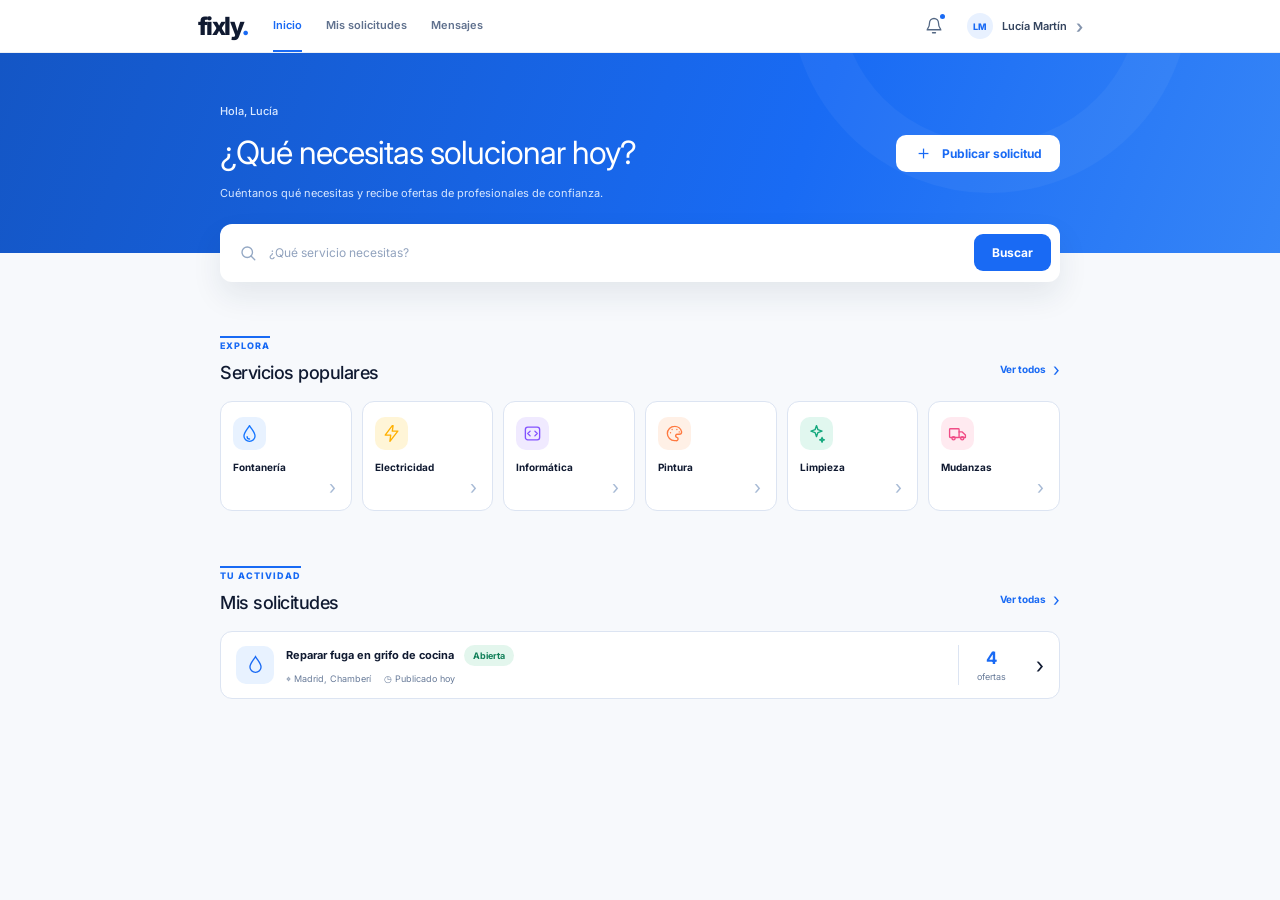
<file: html/index.html>
<!DOCTYPE html>
<html lang="es">

<head>
    <meta charset="UTF-8">
    <meta name="viewport" content="width=device-width, initial-scale=1.0">
    <meta name="description" content="Encuentra profesionales de confianza en FIXLY.">

    <title>Inicio | FIXLY</title>

    <link rel="preconnect" href="https://fonts.googleapis.com">
    <link rel="preconnect" href="https://fonts.gstatic.com" crossorigin>
    <link href="https://fonts.googleapis.com/css2?family=Inter:wght@400;500;600;700;800&display=swap" rel="stylesheet">

    <link rel="stylesheet" href="../css/style.css">
    <script src="../js/index.js" defer></script>
</head>

<body class="dashboard-page">

    <!-- CABECERA -->
    <header class="dashboard-header">

        <nav class="dashboard-nav" aria-label="Navegación principal">

            <a href="index.html" class="dashboard-logo">
                fixly<span>.</span>
            </a>

           
<ul class="nav-links">
    <li>
        <a href="index.html" class="active" aria-current="page">
            Inicio
        </a>
    </li>

    <li>
        <a href="detalle.html">
            Mis solicitudes
        </a>
    </li>

    <li><a href="mensajes.html">Mensajes</a></li>
</ul>


            <section class="nav-user" aria-label="Opciones de usuario">

                <button class="notification-btn" id="notificaciones" type="button" aria-label="Notificaciones">
                    <svg viewBox="0 0 24 24" aria-hidden="true">
                        <path d="M18 8a6 6 0 0 0-12 0c0 7-3 7-3 9h18c0-2-3-2-3-9"/>
                        <path d="M10 21h4"/>
                    </svg>
                    <span class="notification-dot"></span>
                </button>

                <a href="login.html" class="profile-link">
                    <span class="avatar">LM</span>
                    <span class="profile-name">Lucía Martín</span>
                    <span aria-hidden="true">›</span>
                </a>

            </section>

        </nav>

    </header>


    <main>

        <!-- ZONA AZUL DE BIENVENIDA -->
        <section class="dashboard-hero" aria-labelledby="hero-title">

            <div class="dashboard-container">

                <div class="hero-content">

                    <div class="hero-text">
                        <p class="hero-greeting">Hola, Lucía</p>

                        <h1 id="hero-title">
                            ¿Qué necesitas solucionar hoy?
                        </h1>

                        <p class="hero-description">
                            Cuéntanos qué necesitas y recibe ofertas de profesionales de confianza.
                        </p>
                    </div>

                    <a href="crear.html" class="publish-btn">
                        <span aria-hidden="true">＋</span>
                        Publicar solicitud
                    </a>

                </div>

            </div>

        </section>


        <!-- BUSCADOR -->
        <section class="search-section" aria-label="Buscar servicios">

            <div class="dashboard-container">

                <form class="search-box" id="search-form" role="search">

                    <svg viewBox="0 0 24 24" aria-hidden="true">
                        <circle cx="11" cy="11" r="7"/>
                        <path d="m16 16 5 5"/>
                    </svg>

                    <label for="search-input" class="sr-only">
                        ¿Qué servicio necesitas?
                    </label>

                    <input
                        type="search"
                        id="search-input"
                        placeholder="¿Qué servicio necesitas?"
                        autocomplete="off"
                    >

                    <button type="submit" class="search-btn">
                        Buscar
                    </button>

                </form>

            </div>

        </section>


        <!-- SERVICIOS POPULARES -->
        <section class="services-section dashboard-container" id="servicios">

            <header class="section-heading">

                <div>
                    <p class="section-eyebrow">EXPLORA</p>
                    <h2>Servicios populares</h2>
                </div>

                <a href="#servicios" class="section-link" id="ver-servicios">
                    Ver todos <span aria-hidden="true">›</span>
                </a>

            </header>


            <div class="services-grid">

                <a href="crear.html?categoria=fontaneria" class="service-card" data-service="fontaneria">

                    <span class="service-icon plumbing">
                        <svg viewBox="0 0 24 24" aria-hidden="true">
                            <path d="M12 2C9 7 5 11 5 15a7 7 0 0 0 14 0c0-4-4-8-7-13Z"/>
                            <path d="M9 16a3 3 0 0 0 3 3"/>
                        </svg>
                    </span>

                    <strong>Fontanería</strong>
                    <span class="card-arrow" aria-hidden="true">›</span>

                </a>


                <a href="crear.html?categoria=electricidad" class="service-card" data-service="electricidad">

                    <span class="service-icon electricity">
                        <svg viewBox="0 0 24 24" aria-hidden="true">
                            <path d="m13 2-9 12h7l-1 8 10-13h-7l1-7Z"/>
                        </svg>
                    </span>

                    <strong>Electricidad</strong>
                    <span class="card-arrow" aria-hidden="true">›</span>

                </a>


                <a href="crear.html?categoria=informatica" class="service-card" data-service="informatica">

                    <span class="service-icon computing">
                        <svg viewBox="0 0 24 24" aria-hidden="true">
                            <rect x="3" y="4" width="18" height="16" rx="3"/>
                            <path d="m9 9-3 3 3 3m6-6 3 3-3 3"/>
                        </svg>
                    </span>

                    <strong>Informática</strong>
                    <span class="card-arrow" aria-hidden="true">›</span>

                </a>


                <a href="crear.html?categoria=pintura" class="service-card" data-service="pintura">

                    <span class="service-icon painting">
                        <svg viewBox="0 0 24 24" aria-hidden="true">
                            <path d="M12 3a9 9 0 1 0 0 18h2a2 2 0 0 0 1-4 2 2 0 0 1 1-4h2a3 3 0 0 0 3-3A9 9 0 0 0 12 3Z"/>
                            <path d="M7 11h.01M9 7h.01M15 7h.01M18 10h.01"/>
                        </svg>
                    </span>

                    <strong>Pintura</strong>
                    <span class="card-arrow" aria-hidden="true">›</span>

                </a>


                <a href="crear.html?categoria=limpieza" class="service-card" data-service="limpieza">

                    <span class="service-icon cleaning">
                        <svg viewBox="0 0 24 24" aria-hidden="true">
                            <path d="m12 2 1.8 5.2L19 9l-5.2 1.8L12 16l-1.8-5.2L5 9l5.2-1.8L12 2Z"/>
                            <path d="m19 17 .8 2.2L22 20l-2.2.8L19 23l-.8-2.2L16 20l2.2-.8L19 17Z"/>
                        </svg>
                    </span>

                    <strong>Limpieza</strong>
                    <span class="card-arrow" aria-hidden="true">›</span>

                </a>


                <a href="crear.html?categoria=mudanzas" class="service-card" data-service="mudanzas">

                    <span class="service-icon moving">
                        <svg viewBox="0 0 24 24" aria-hidden="true">
                            <rect x="2" y="6" width="12" height="11" rx="1"/>
                            <path d="M14 10h4l4 4v3h-8"/>
                            <circle cx="7" cy="18" r="2"/>
                            <circle cx="18" cy="18" r="2"/>
                        </svg>
                    </span>

                    <strong>Mudanzas</strong>
                    <span class="card-arrow" aria-hidden="true">›</span>

                </a>

            </div>

            <p id="search-message" class="search-message" role="status" aria-live="polite"></p>

        </section>


        <!-- MIS SOLICITUDES -->
        <section class="requests-section dashboard-container" id="mis-solicitudes">

            <header class="section-heading">

                <div>
                    <p class="section-eyebrow">TU ACTIVIDAD</p>
                    <h2>Mis solicitudes</h2>
                </div>

                <a href="detalle.html" class="section-link">
                    Ver todas <span aria-hidden="true">›</span>
                </a>

            </header>


            <article class="request-card">

                <a href="detalle.html" class="request-main">

                    <span class="request-icon">
                        <svg viewBox="0 0 24 24" aria-hidden="true">
                            <path d="M12 2C9 7 5 11 5 15a7 7 0 0 0 14 0c0-4-4-8-7-13Z"/>
                        </svg>
                    </span>

                    <div class="request-info">

                        <div class="request-title-row">
                            <h3>Reparar fuga en grifo de cocina</h3>
                            <span class="request-status">Abierta</span>
                        </div>

                        <div class="request-meta">
                            <span>⌖ Madrid, Chamberí</span>
                            <span>◷ Publicado hoy</span>
                        </div>

                    </div>

                </a>

                <a href="detalle.html" class="request-offers" aria-label="Ver las 4 ofertas de esta solicitud">
                    <strong>4</strong>
                    <small>ofertas</small>
                </a>

                <a href="detalle.html" class="request-arrow" aria-label="Ver detalle de la solicitud">
                    ›
                </a>

            </article>

        </section>

    </main>

</body>
</html>
</file>
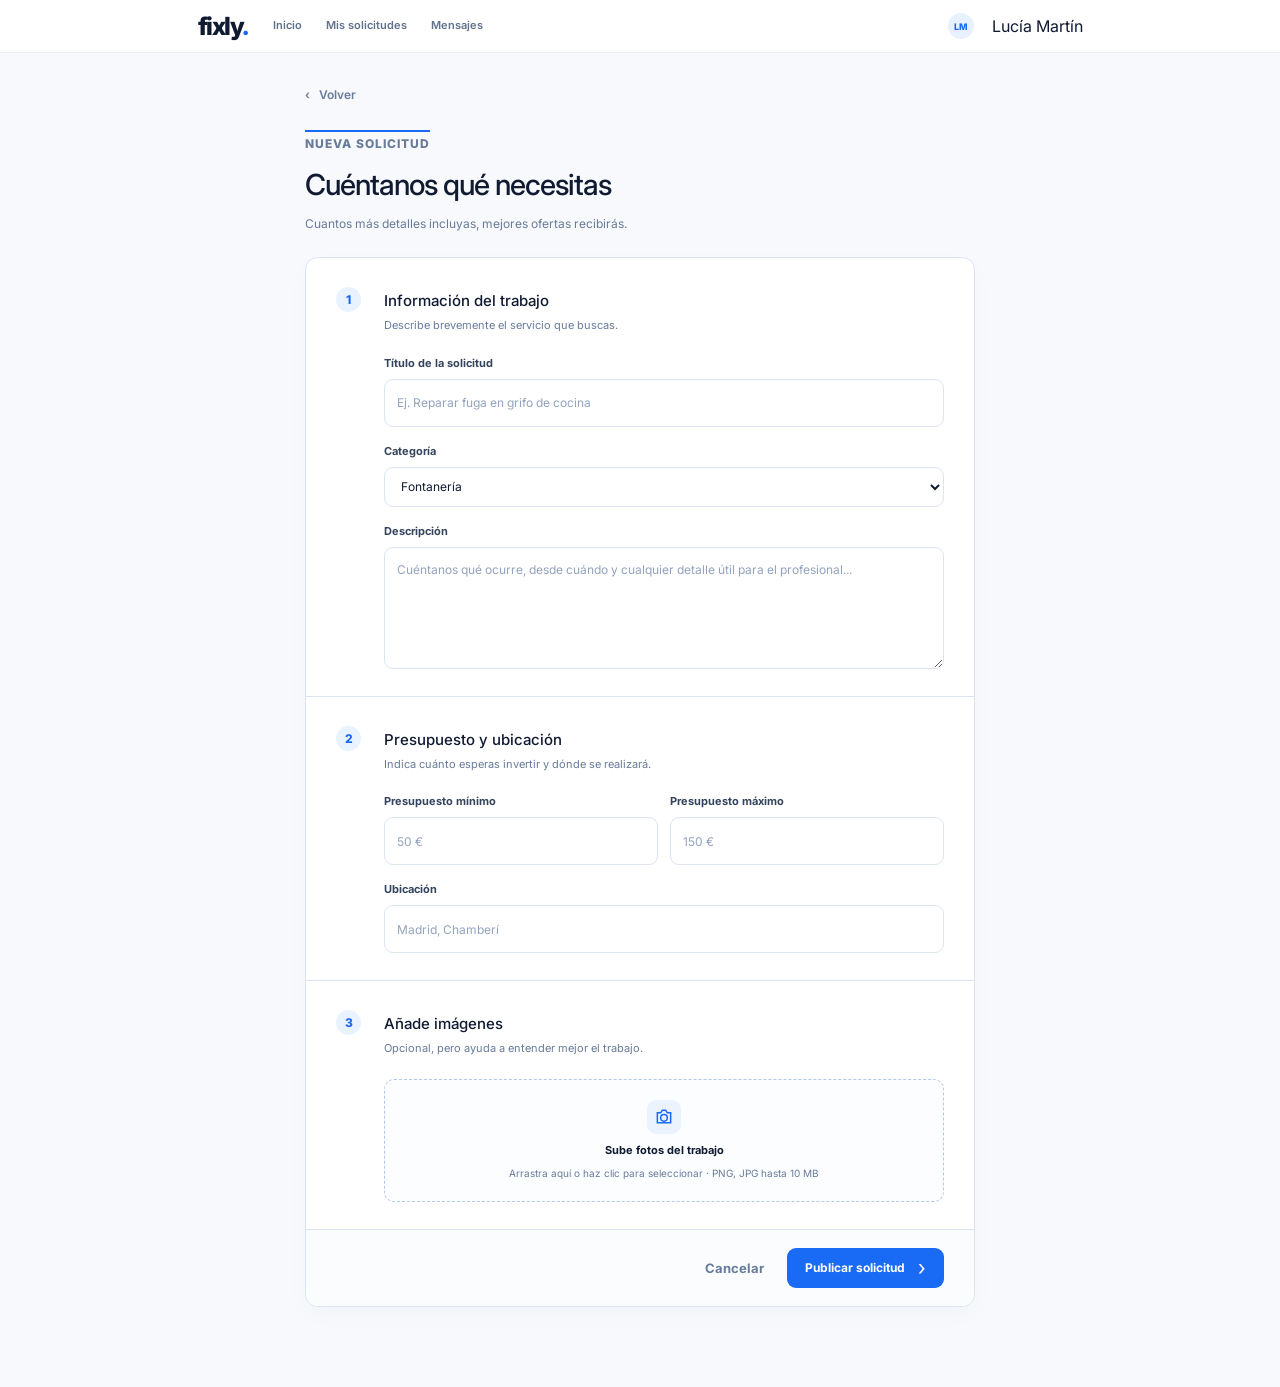
<file: html/crear.html>
<!DOCTYPE html>
<html lang="es">
<head>
    <meta charset="UTF-8">
    <meta name="viewport" content="width=device-width, initial-scale=1.0">
    <meta name="description" content="Publica una solicitud en FIXLY.">
    <title>Nueva solicitud | FIXLY</title>

    <link rel="preconnect" href="https://fonts.googleapis.com">
    <link rel="preconnect" href="https://fonts.gstatic.com" crossorigin>
    <link href="https://fonts.googleapis.com/css2?family=Inter:wght@400;500;600;700;800&display=swap" rel="stylesheet">

    <link rel="stylesheet" href="../css/style.css">
    <script src="../js/crear.js" defer></script>
</head>

<body class="dashboard-page crear-page">

    <!-- CABECERA -->
    <header class="dashboard-header">
        <nav class="dashboard-nav" aria-label="Navegación principal">

            <a href="index.html" class="dashboard-logo">
                fixly<span>.</span>
            </a>

            <ul class="nav-links">
                <li><a href="index.html">Inicio</a></li>
                <li><a href="index.html#mis-solicitudes">Mis solicitudes</a></li>
                <li><a href="mensajes.html">Mensajes</a></li>
            </ul>

            <section class="nav-user" aria-label="Usuario">
                <span class="avatar">LM</span>
                <span class="profile-name">Lucía Martín</span>
            </section>

        </nav>
    </header>

    <main class="crear-main">

        <!-- INTRODUCCIÓN -->
        <section class="crear-intro">

            <a href="index.html" class="back-link">
                ‹ &nbsp; Volver
            </a>

            <p class="section-eyebrow">NUEVA SOLICITUD</p>

            <h1>Cuéntanos qué necesitas</h1>

            <p>
                Cuantos más detalles incluyas, mejores ofertas recibirás.
            </p>

        </section>

        <!-- FORMULARIO -->
        <form id="crear-form" class="crear-form" novalidate>

            <!-- BLOQUE 1 -->
            <section class="crear-block" aria-labelledby="paso1">

                <div class="crear-step">
                    <span class="step-number">1</span>

                    <div>
                        <h2 id="paso1">Información del trabajo</h2>
                        <p>Describe brevemente el servicio que buscas.</p>
                    </div>
                </div>

                <div class="crear-fields">

                    <div class="form-group">
                        <label for="titulo">Título de la solicitud</label>

                        <input
                            type="text"
                            id="titulo"
                            name="titulo"
                            placeholder="Ej. Reparar fuga en grifo de cocina"
                            maxlength="100"
                            required
                        >

                        <small class="field-error" id="titulo-error"></small>
                    </div>

                    <div class="form-group">
                        <label for="categoria">Categoría</label>

                        <select id="categoria" name="categoria" required>
                            <option value="fontaneria">Fontanería</option>
                            <option value="electricidad">Electricidad</option>
                            <option value="informatica">Informática</option>
                            <option value="pintura">Pintura</option>
                            <option value="limpieza">Limpieza</option>
                            <option value="mudanzas">Mudanzas</option>
                        </select>
                    </div>

                    <div class="form-group">
                        <label for="descripcion">Descripción</label>

                        <textarea
                            id="descripcion"
                            name="descripcion"
                            rows="5"
                            placeholder="Cuéntanos qué ocurre, desde cuándo y cualquier detalle útil para el profesional..."
                            minlength="20"
                            required
                        ></textarea>

                        <small class="field-error" id="descripcion-error"></small>
                    </div>

                </div>
            </section>

            <!-- BLOQUE 2 -->
            <section class="crear-block" aria-labelledby="paso2">

                <div class="crear-step">
                    <span class="step-number">2</span>

                    <div>
                        <h2 id="paso2">Presupuesto y ubicación</h2>
                        <p>Indica cuánto esperas invertir y dónde se realizará.</p>
                    </div>
                </div>

                <div class="crear-fields">

                    <div class="budget-grid">

                        <div class="form-group">
                            <label for="presupuesto-min">Presupuesto mínimo</label>
                            <input
                                type="number"
                                id="presupuesto-min"
                                name="presupuesto-min"
                                placeholder="50 €"
                                min="0"
                                step="1"
                                required
                            >
                            <small class="field-error" id="presupuesto-min-error"></small>
                        </div>

                        <div class="form-group">
                            <label for="presupuesto-max">Presupuesto máximo</label>
                            <input
                                type="number"
                                id="presupuesto-max"
                                name="presupuesto-max"
                                placeholder="150 €"
                                min="0"
                                step="1"
                                required
                            >
                            <small class="field-error" id="presupuesto-max-error"></small>
                        </div>

                    </div>

                    <div class="form-group">
                        <label for="ubicacion">Ubicación</label>
                        <input
                            type="text"
                            id="ubicacion"
                            name="ubicacion"
                            placeholder="Madrid, Chamberí"
                            autocomplete="address-level2"
                            required
                        >
                        <small class="field-error" id="ubicacion-error"></small>
                    </div>

                </div>
            </section>

            <!-- BLOQUE 3 -->
            <section class="crear-block" aria-labelledby="paso3">

                <div class="crear-step">
                    <span class="step-number">3</span>

                    <div>
                        <h2 id="paso3">Añade imágenes</h2>
                        <p>Opcional, pero ayuda a entender mejor el trabajo.</p>
                    </div>
                </div>

                <div class="crear-fields">

                    <label for="imagenes" class="upload-box" id="upload-box">

                        <span class="upload-icon" aria-hidden="true">
                            <svg viewBox="0 0 24 24">
                                <path d="M4 7h4l2-3h4l2 3h4v12H4Z"/>
                                <circle cx="12" cy="13" r="4"/>
                            </svg>
                        </span>

                        <strong>Sube fotos del trabajo</strong>

                        <small>
                            Arrastra aquí o haz clic para seleccionar · PNG, JPG hasta 10 MB
                        </small>

                    </label>

                    <input
                        type="file"
                        id="imagenes"
                        name="imagenes"
                        accept="image/png,image/jpeg"
                        multiple
                        class="file-input"
                        aria-describedby="imagenes-error"
                    >

                    <small class="field-error" id="imagenes-error"></small>

                    <div class="image-preview" id="image-preview"></div>

                </div>
            </section>

            <!-- ACCIONES -->
            <footer class="crear-actions">

                <a href="index.html" class="cancel-btn">
                    Cancelar
                </a>

                <button type="submit" class="publish-form-btn">
                    Publicar solicitud
                    <span aria-hidden="true">›</span>
                </button>

            </footer>

        </form>

        <p id="crear-message" class="crear-message" role="status" aria-live="polite"></p>

    </main>

</body>
</html>
</file>
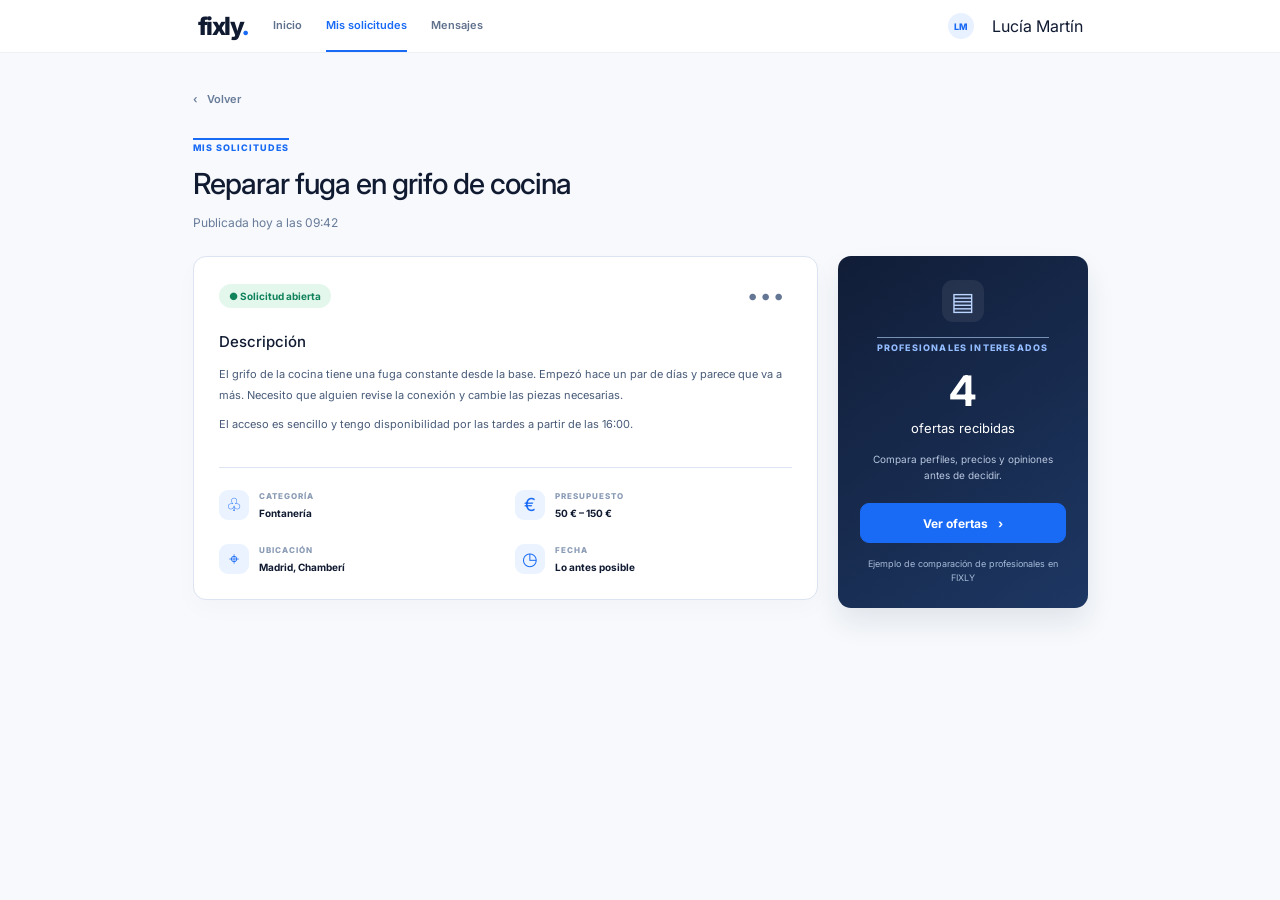
<file: html/detalle.html>
<!DOCTYPE html>
<html lang="es">
<head>
    <meta charset="UTF-8">
    <meta name="viewport" content="width=device-width, initial-scale=1.0">
    <title>Mis solicitudes | FIXLY</title>

    <link rel="preconnect" href="https://fonts.googleapis.com">
    <link rel="preconnect" href="https://fonts.gstatic.com" crossorigin>
    <link href="https://fonts.googleapis.com/css2?family=Inter:wght@400;500;600;700;800&display=swap" rel="stylesheet">

    <link rel="stylesheet" href="../css/style.css">
    <link rel="stylesheet" href="../css/solicitudes.css">
    <script src="../js/solicitudes.js" defer></script>
</head>

<body class="dashboard-page solicitudes-page">

    <header class="dashboard-header">
        <nav class="dashboard-nav" aria-label="Navegación principal">
            <a href="index.html" class="dashboard-logo">fixly<span>.</span></a>

            <ul class="nav-links">
                <li><a href="index.html">Inicio</a></li>
                <li><a href="detalle.html" class="active" aria-current="page">Mis solicitudes</a></li>
                <li><a href="mensajes.html">Mensajes</a></li>
            </ul>

            <div class="nav-user">
                <span class="avatar">LM</span>
                <span class="profile-name">Lucía Martín</span>
            </div>
        </nav>
    </header>

    <main class="sol-container">

        <a href="index.html" class="sol-back">‹ &nbsp; Volver</a>

        <section class="sol-heading">
            <p class="section-eyebrow">MIS SOLICITUDES</p>
            <h1>Reparar fuga en grifo de cocina</h1>
            <p>Publicada hoy a las 09:42</p>
        </section>

        <div class="sol-detail-grid">

            <!-- DESCRIPCIÓN DE LA SOLICITUD -->
            <article class="sol-card sol-detail-card">

                <div class="sol-card-top">
                    <span class="sol-status">● Solicitud abierta</span>

                    <button
                        class="sol-more"
                        type="button"
                        id="more-options"
                        aria-label="Más opciones"
                    >•••</button>
                </div>

                <h2>Descripción</h2>

                <p>
                    El grifo de la cocina tiene una fuga constante desde la base.
                    Empezó hace un par de días y parece que va a más. Necesito
                    que alguien revise la conexión y cambie las piezas necesarias.
                </p>

                <p>
                    El acceso es sencillo y tengo disponibilidad por las tardes
                    a partir de las 16:00.
                </p>

                <div class="sol-details">

                    <div class="sol-data">
                        <span class="sol-data-icon">♧</span>
                        <div>
                            <small>CATEGORÍA</small>
                            <strong>Fontanería</strong>
                        </div>
                    </div>

                    <div class="sol-data">
                        <span class="sol-data-icon">€</span>
                        <div>
                            <small>PRESUPUESTO</small>
                            <strong>50 € – 150 €</strong>
                        </div>
                    </div>

                    <div class="sol-data">
                        <span class="sol-data-icon">⌖</span>
                        <div>
                            <small>UBICACIÓN</small>
                            <strong>Madrid, Chamberí</strong>
                        </div>
                    </div>

                    <div class="sol-data">
                        <span class="sol-data-icon">◷</span>
                        <div>
                            <small>FECHA</small>
                            <strong>Lo antes posible</strong>
                        </div>
                    </div>

                </div>

            </article>

            <!-- TARJETA OFERTAS -->
            <aside class="sol-offers-summary">

                <div class="sol-summary-icon">
                    <icon-placeholder aria-hidden="true">▤</icon-placeholder>
                </div>

                <p class="sol-summary-label">PROFESIONALES INTERESADOS</p>

                <strong class="sol-offer-count">4</strong>

                <p class="sol-offer-caption">ofertas recibidas</p>

                <p class="sol-offer-help">
                    Compara perfiles, precios y opiniones antes de decidir.
                </p>

                <a href="ofertas.html" class="sol-blue-btn">
                    Ver ofertas <span aria-hidden="true">›</span>
                </a>

                <small class="sol-security">
                    Ejemplo de comparación de profesionales en FIXLY
                </small>

            </aside>

        </div>

        <p id="sol-feedback" class="sol-feedback" role="status" aria-live="polite"></p>

    </main>

</body>
</html>
</file>
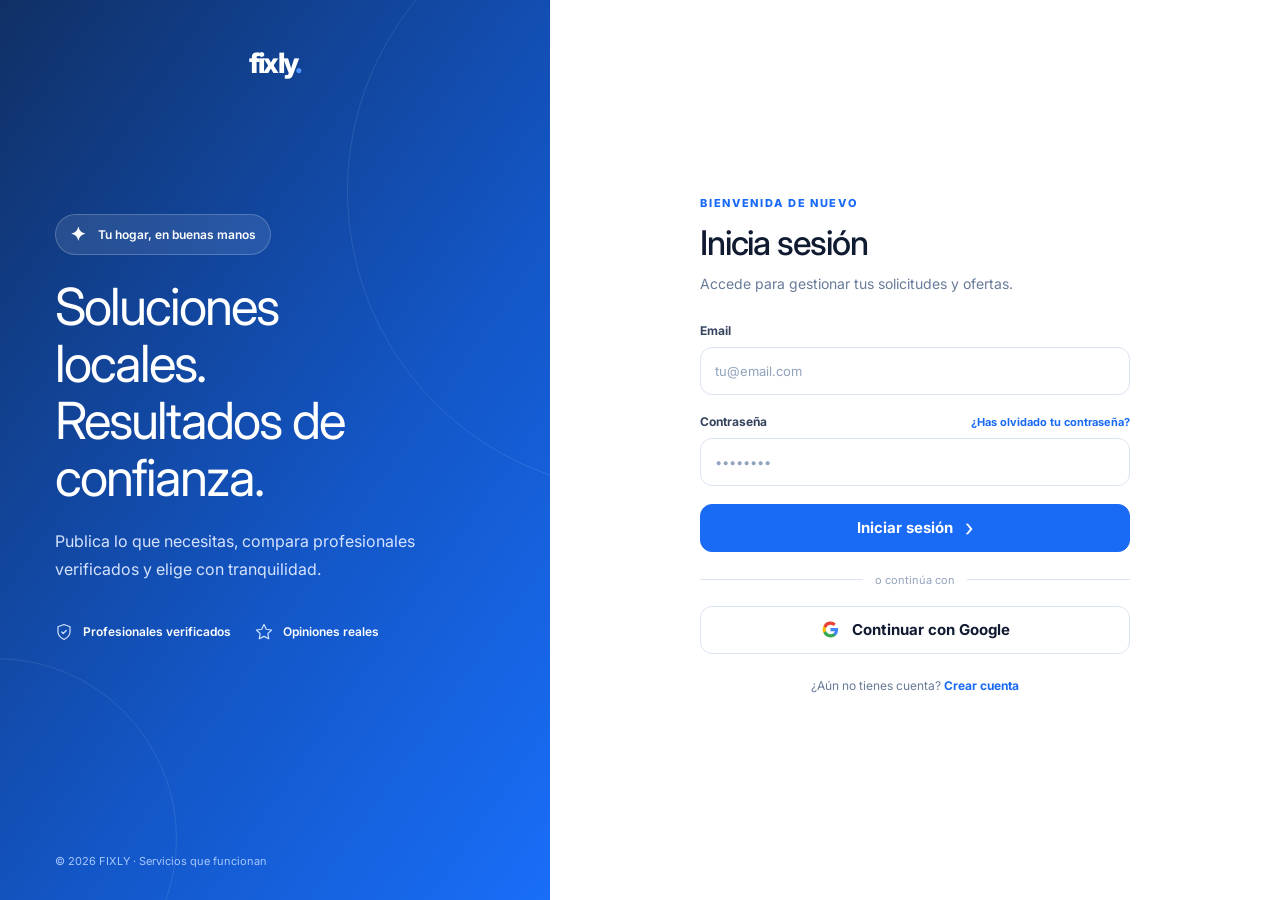
<file: html/login.html>
<!DOCTYPE html>
<html lang="es">
<head>
  <meta charset="UTF-8">
  <meta name="viewport" content="width=device-width, initial-scale=1.0">
  <meta name="description" content="Inicia sesión en FIXLY para gestionar tus solicitudes y ofertas de servicios locales.">
  <title>Iniciar sesión | FIXLY</title>
  <link rel="preconnect" href="https://fonts.googleapis.com">
  <link rel="preconnect" href="https://fonts.gstatic.com" crossorigin>
  <link href="https://fonts.googleapis.com/css2?family=Inter:wght@400;500;600;700;800&display=swap" rel="stylesheet">
  <link rel="stylesheet" href="../css/style.css">
<script src="../js/login.js" defer></script>
</head>
<body>
  <main class="login-layout">
    <section class="brand-panel" aria-labelledby="brand-title">
      <div class="brand-content">
        <a href="index.html" class="logo" aria-label="FIXLY, ir a inicio">fixly<span>.</span></a>

        <div class="brand-message">
          <span class="brand-pill"><span aria-hidden="true">✦</span> Tu hogar, en buenas manos</span>
          <h1 id="brand-title">Soluciones<br>locales.<br>Resultados de<br>confianza.</h1>
          <p>Publica lo que necesitas, compara profesionales verificados y elige con tranquilidad.</p>
          <div class="brand-benefits" aria-label="Ventajas de FIXLY">
            <span><svg viewBox="0 0 24 24" aria-hidden="true"><path d="M12 22s8-4 8-10V5l-8-3-8 3v7c0 6 8 10 8 10Z"/><path d="m9 12 2 2 4-4"/></svg> Profesionales verificados</span>
            <span><svg viewBox="0 0 24 24" aria-hidden="true"><path d="m12 2 3.1 6.3 7 1-5 4.9 1.2 6.9L12 17.8l-6.3 3.3 1.2-6.9-5-4.9 7-1L12 2Z"/></svg> Opiniones reales</span>
          </div>
        </div>
        <footer class="brand-footer">© 2026 FIXLY · Servicios que funcionan</footer>
      </div>
    </section>

    <section class="form-panel" aria-labelledby="login-title">
      <div class="form-container">
        <p class="eyebrow">BIENVENIDA DE NUEVO</p>
        <h2 id="login-title">Inicia sesión</h2>
        <p class="form-description">Accede para gestionar tus solicitudes y ofertas.</p>

        <form id="login-form" novalidate>
          <div class="form-group">
            <label for="email">Email</label>
            <input type="email" id="email" name="email" placeholder="tu@email.com" autocomplete="email" required>
            <small class="field-error" id="email-error"></small>
          </div>

          <div class="form-group">
            <div class="label-row">
              <label for="password">Contraseña</label>
              <a href="recuperar.html">¿Has olvidado tu contraseña?</a>
            </div>
            <div class="password-field">
              <input type="password" id="password" name="password" placeholder="••••••••" autocomplete="current-password" required>
              <button class="toggle-password" type="button" aria-label="Mostrar contraseña" aria-pressed="false" title="Mostrar contraseña">
                <svg viewBox="0 0 24 24" aria-hidden="true"><path d="M2 12s3.5-6 10-6 10 6 10 6-3.5 6-10 6S2 12 2 12Z"/><circle cx="12" cy="12" r="3"/></svg>
              </button>
            </div>
            <small class="field-error" id="password-error"></small>
          </div>

          <button type="submit" class="btn btn-primary">Iniciar sesión <span aria-hidden="true">›</span></button>
          <p class="form-message" id="form-message" role="status" aria-live="polite"></p>
        </form>

        <div class="separator"><span>o continúa con</span></div>
        <button type="button" class="btn btn-google" id="google-login">
          <svg viewBox="0 0 24 24" aria-hidden="true"><path fill="#4285F4" d="M21.6 12.23c0-.71-.06-1.39-.18-2.05H12v3.88h5.38a4.6 4.6 0 0 1-2 3.02v2.51h3.24c1.9-1.75 2.98-4.34 2.98-7.36Z"/><path fill="#34A853" d="M12 22c2.7 0 4.97-.89 6.62-2.41l-3.24-2.51c-.9.6-2.05.96-3.38.96-2.6 0-4.8-1.75-5.58-4.1H3.08v2.6A10 10 0 0 0 12 22Z"/><path fill="#FBBC05" d="M6.42 13.94A6 6 0 0 1 6.1 12c0-.67.12-1.33.32-1.94v-2.6H3.08a10 10 0 0 0 0 9.08l3.34-2.6Z"/><path fill="#EA4335" d="M12 5.96c1.47 0 2.79.51 3.82 1.5l2.87-2.88A9.6 9.6 0 0 0 12 2a10 10 0 0 0-8.92 5.46l3.34 2.6c.78-2.35 2.98-4.1 5.58-4.1Z"/></svg>
          Continuar con Google
        </button>
        <p class="register-link">¿Aún no tienes cuenta? <a href="registro.html">Crear cuenta</a></p>
      </div>
    </section>
  </main>
</body>
</html>
</file>
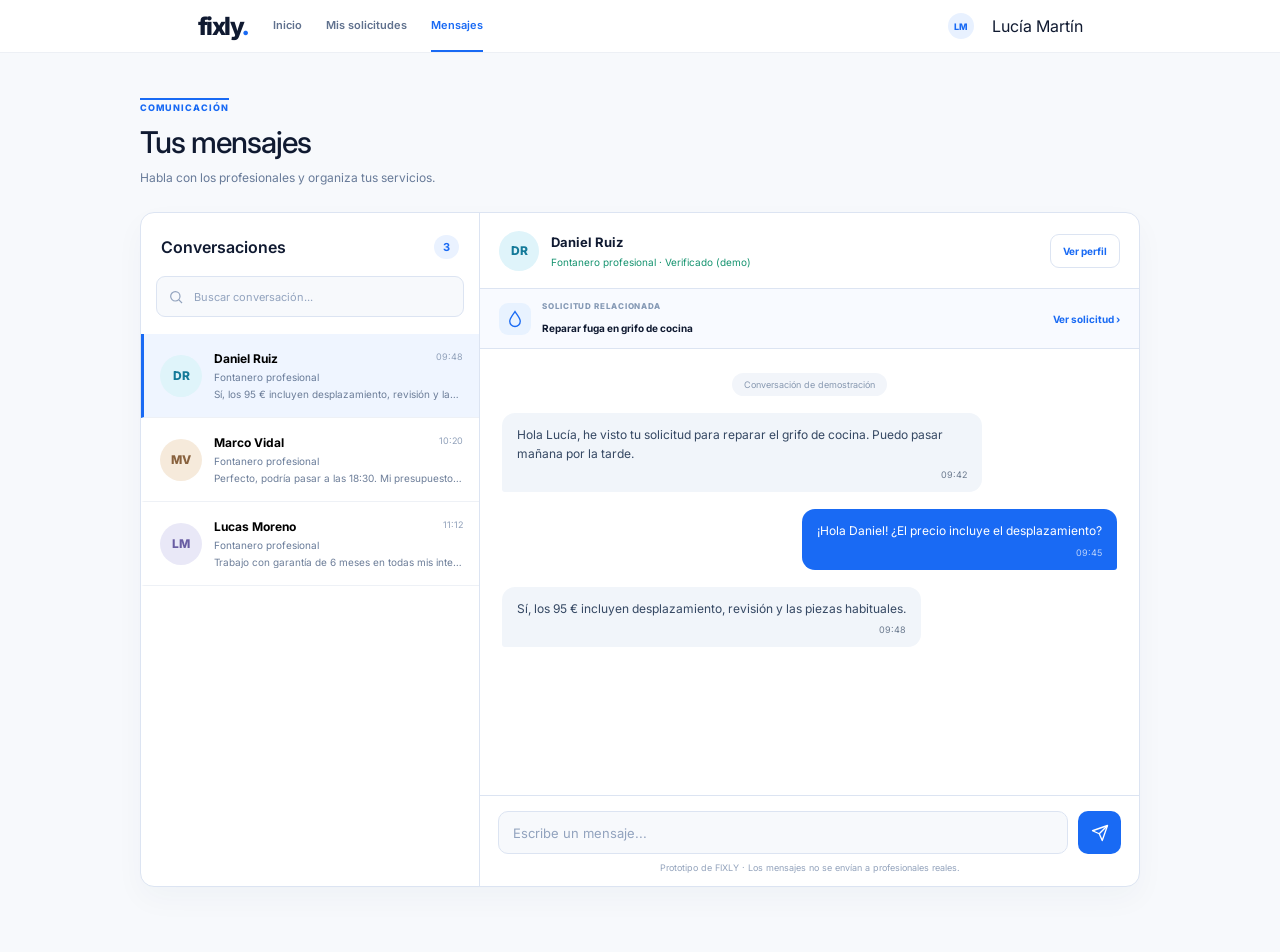
<file: html/mensajes.html>
<!DOCTYPE html>
<html lang="es">
<head>
    <meta charset="UTF-8">
    <meta name="viewport" content="width=device-width, initial-scale=1.0">
    <meta name="description" content="Centro de mensajes de FIXLY.">
    <title>Mensajes | FIXLY</title>

    <link rel="preconnect" href="https://fonts.googleapis.com">
    <link rel="preconnect" href="https://fonts.gstatic.com" crossorigin>
    <link href="https://fonts.googleapis.com/css2?family=Inter:wght@400;500;600;700;800&display=swap" rel="stylesheet">

    <link rel="stylesheet" href="../css/style.css">
    <link rel="stylesheet" href="../css/mensajes.css">
    <script src="../js/mensajes.js" defer></script>
</head>

<body class="dashboard-page mensajes-page">

    <!-- CABECERA GENERAL -->
    <header class="dashboard-header">
        <nav class="dashboard-nav" aria-label="Navegación principal">

            <a href="index.html" class="dashboard-logo">
                fixly<span>.</span>
            </a>

            <ul class="nav-links">
                <li>
                    <a href="index.html">Inicio</a>
                </li>
                <li>
                    <a href="detalle.html">Mis solicitudes</a>
                </li>
                <li>
                    <a href="mensajes.html" class="active" aria-current="page">
                        Mensajes
                    </a>
                </li>
            </ul>

            <div class="nav-user">
                <span class="avatar">LM</span>
                <span class="profile-name">Lucía Martín</span>
            </div>

        </nav>
    </header>

    <main class="messages-main">

        <!-- TITULO -->
        <section class="messages-intro">
            <p class="section-eyebrow">COMUNICACIÓN</p>
            <h1>Tus mensajes</h1>
            <p>
                Habla con los profesionales y organiza tus servicios.
            </p>
        </section>

        <!-- CENTRO DE MENSAJERIA -->
        <section class="messages-layout" aria-label="Centro de mensajes">

            <!-- PANEL DE CONVERSACIONES -->
            <aside class="conversations-panel" id="conversations-panel">

                <div class="conversations-heading">
                    <h2>Conversaciones</h2>
                    <span class="conversation-count" id="conversation-count">3</span>
                </div>

                <div class="conversation-search">
                    <svg viewBox="0 0 24 24" aria-hidden="true">
                        <circle cx="11" cy="11" r="7"/>
                        <path d="m16 16 5 5"/>
                    </svg>

                    <label for="buscar-chat" class="sr-only">
                        Buscar conversación
                    </label>

                    <input
                        type="search"
                        id="buscar-chat"
                        placeholder="Buscar conversación..."
                    >
                </div>

                <div class="conversations-list"
                     id="conversations-list"
                     aria-label="Lista de conversaciones">
                    <!-- Generado desde JavaScript -->
                </div>

                <p class="messages-empty-search"
                   id="empty-search"
                   hidden>
                    No se encontraron conversaciones.
                </p>

            </aside>


            <!-- PANEL DE CHAT -->
            <section class="chat-panel" id="chat-panel" aria-label="Conversación">

                <!-- CABECERA DEL CHAT -->
                <header class="chat-header">

                    <button type="button"
                            class="chat-back"
                            id="chat-back"
                            aria-label="Volver a conversaciones">
                        ‹
                    </button>

                    <span class="chat-avatar" id="chat-avatar">DR</span>

                    <div class="chat-user-info">
                        <h2 id="chat-name">Daniel Ruiz</h2>
                        <p id="chat-specialty">
                            Profesional verificado
                        </p>
                    </div>

                    <a href="profesional.html?id=daniel"
                       class="chat-profile-btn"
                       id="chat-profile">
                        Ver perfil
                    </a>

                </header>

                <!-- SOLICITUD RELACIONADA -->
                <div class="chat-service-bar">

                    <div class="chat-service-icon">
                        <svg viewBox="0 0 24 24" aria-hidden="true">
                            <path d="M12 2C9 7 5 11 5 15a7 7 0 0 0 14 0c0-4-4-8-7-13Z"/>
                        </svg>
                    </div>

                    <div class="chat-service-info">
                        <small>SOLICITUD RELACIONADA</small>
                        <strong>Reparar fuga en grifo de cocina</strong>
                    </div>

                    <a href="detalle.html" class="chat-service-link">
                        Ver solicitud ›
                    </a>

                </div>


                <!-- MENSAJES -->
                <div class="chat-messages"
                     id="chat-messages"
                     role="log"
                     aria-label="Historial de conversación"
                     aria-live="polite"
                     aria-relevant="additions">
                </div>


                <!-- ESCRIBIR MENSAJE -->
                <form class="chat-compose" id="chat-form">

                    <label for="chat-input" class="sr-only">
                        Escribe tu mensaje
                    </label>

                    <input
                        type="text"
                        id="chat-input"
                        placeholder="Escribe un mensaje..."
                        maxlength="500"
                        autocomplete="off"
                        required
                    >

                    <button type="submit"
                            class="chat-send-btn"
                            aria-label="Enviar mensaje">

                        <svg viewBox="0 0 24 24" aria-hidden="true">
                            <path d="m22 2-7 20-4-9-9-4 20-7Z"/>
                            <path d="M22 2 11 13"/>
                        </svg>

                    </button>

                </form>

                <p class="chat-demo-note">
                    Prototipo de FIXLY · Los mensajes no se envían a profesionales reales.
                </p>

            </section>

        </section>

    </main>

</body>
</html>
</file>
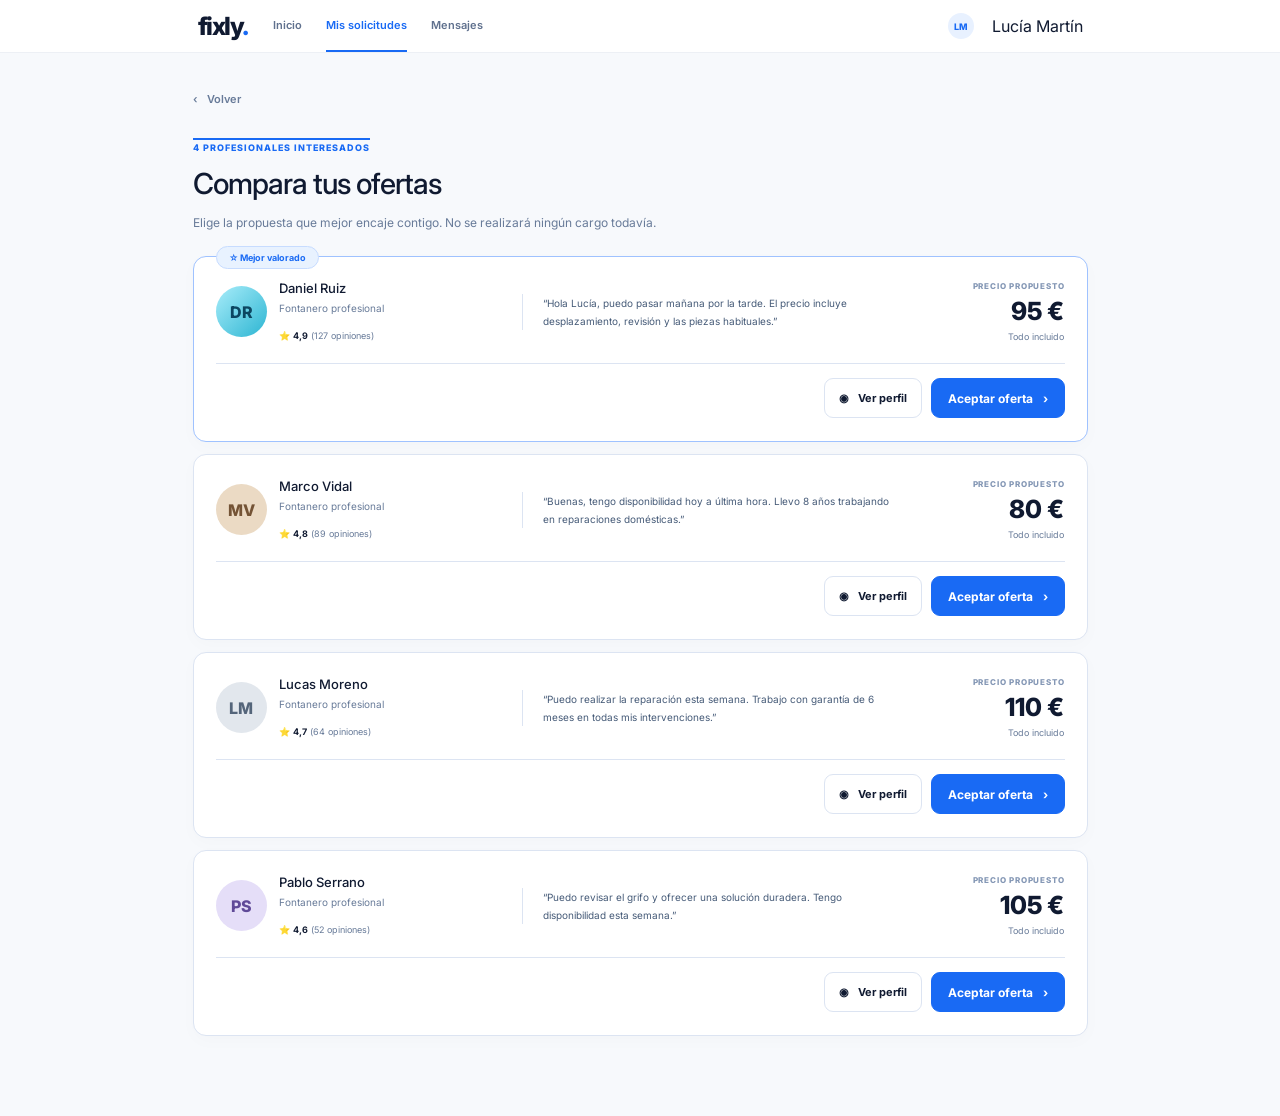
<file: html/ofertas.html>
<!DOCTYPE html>
<html lang="es">
<head>
    <meta charset="UTF-8">
    <meta name="viewport" content="width=device-width, initial-scale=1.0">
    <title>Comparar ofertas | FIXLY</title>

    <link rel="preconnect" href="https://fonts.googleapis.com">
    <link rel="preconnect" href="https://fonts.gstatic.com" crossorigin>
    <link href="https://fonts.gstatic.com" crossorigin>
    <link href="https://fonts.googleapis.com/css2?family=Inter:wght@400;500;600;700;800&display=swap" rel="stylesheet">

    <link rel="stylesheet" href="../css/style.css">
    <link rel="stylesheet" href="../css/solicitudes.css">
    <script src="../js/solicitudes.js" defer></script>
</head>

<body class="dashboard-page solicitudes-page">

    <header class="dashboard-header">
        <nav class="dashboard-nav" aria-label="Navegación principal">
            <a href="index.html" class="dashboard-logo">fixly<span>.</span></a>

            <ul class="nav-links">
                <li><a href="index.html">Inicio</a></li>
                <li><a href="detalle.html" class="active">Mis solicitudes</a></li>
                <li><a href="mensajes.html">Mensajes</a></li>
            </ul>

            <div class="nav-user">
                <span class="avatar">LM</span>
                <span class="profile-name">Lucía Martín</span>
            </div>
        </nav>
    </header>

    <main class="sol-container">

        <a href="detalle.html" class="sol-back">‹ &nbsp; Volver</a>

        <section class="sol-heading">
            <p class="section-eyebrow">4 PROFESIONALES INTERESADOS</p>
            <h1>Compara tus ofertas</h1>
            <p>Elige la propuesta que mejor encaje contigo. No se realizará ningún cargo todavía.</p>
        </section>

        <section class="offers-list" aria-label="Ofertas recibidas">

            <!-- OFERTA 1 -->
            <article class="offer-card featured">

                <span class="best-badge">☆ Mejor valorado</span>

                <div class="offer-content">
                    <div class="offer-person">
                        <span class="offer-avatar">DR</span>

                        <div>
                            <h2>Daniel Ruiz</h2>
                            <p>Fontanero profesional</p>
                            <small>⭐ <strong>4,9</strong> (127 opiniones)</small>
                        </div>
                    </div>

                    <blockquote class="offer-quote">
                        “Hola Lucía, puedo pasar mañana por la tarde.
                        El precio incluye desplazamiento, revisión
                        y las piezas habituales.”
                    </blockquote>

                    <div class="offer-price">
                        <small>PRECIO PROPUESTO</small>
                        <strong>95 €</strong>
                        <span>Todo incluido</span>
                    </div>
                </div>

                <footer class="offer-actions">
                    <a href="profesional.html?id=daniel" class="sol-outline-btn">
                        ◉ &nbsp; Ver perfil
                    </a>

                    <button class="sol-blue-btn accept-offer"
                            type="button"
                            data-id="daniel">
                        Aceptar oferta <span>›</span>
                    </button>
                </footer>
            </article>

            <!-- OFERTA 2 -->
            <article class="offer-card">

                <div class="offer-content">
                    <div class="offer-person">
                        <span class="offer-avatar avatar-marco">MV</span>
                        <div>
                            <h2>Marco Vidal</h2>
                            <p>Fontanero profesional</p>
                            <small>⭐ <strong>4,8</strong> (89 opiniones)</small>
                        </div>
                    </div>

                    <blockquote class="offer-quote">
                        “Buenas, tengo disponibilidad hoy a última hora.
                        Llevo 8 años trabajando en reparaciones domésticas.”
                    </blockquote>

                    <div class="offer-price">
                        <small>PRECIO PROPUESTO</small>
                        <strong>80 €</strong>
                        <span>Todo incluido</span>
                    </div>
                </div>

                <footer class="offer-actions">
                    <a href="profesional.html?id=marco" class="sol-outline-btn">
                        ◉ &nbsp; Ver perfil
                    </a>
                    <button class="sol-blue-btn accept-offer"
                            type="button"
                            data-id="marco">
                        Aceptar oferta <span>›</span>
                    </button>
                </footer>
            </article>

            <!-- OFERTA 3 -->
            <article class="offer-card">

                <div class="offer-content">
                    <div class="offer-person">
                        <span class="offer-avatar avatar-lucas">LM</span>
                        <div>
                            <h2>Lucas Moreno</h2>
                            <p>Fontanero profesional</p>
                            <small>⭐ <strong>4,7</strong> (64 opiniones)</small>
                        </div>
                    </div>

                    <blockquote class="offer-quote">
                        “Puedo realizar la reparación esta semana.
                        Trabajo con garantía de 6 meses en todas mis intervenciones.”
                    </blockquote>

                    <div class="offer-price">
                        <small>PRECIO PROPUESTO</small>
                        <strong>110 €</strong>
                        <span>Todo incluido</span>
                    </div>
                </div>

                <footer class="offer-actions">
                    <a href="profesional.html?id=lucas" class="sol-outline-btn">
                        ◉ &nbsp; Ver perfil
                    </a>
                    <button class="sol-blue-btn accept-offer"
                            type="button"
                            data-id="lucas">
                        Aceptar oferta <span>›</span>
                    </button>
                </footer>
            </article>

            <!-- OFERTA 4 -->
            <article class="offer-card">

                <div class="offer-content">
                    <div class="offer-person">
                        <span class="offer-avatar avatar-pablo">PS</span>
                        <div>
                            <h2>Pablo Serrano</h2>
                            <p>Fontanero profesional</p>
                            <small>⭐ <strong>4,6</strong> (52 opiniones)</small>
                        </div>
                    </div>

                    <blockquote class="offer-quote">
                        “Puedo revisar el grifo y ofrecer una solución
                        duradera. Tengo disponibilidad esta semana.”
                    </blockquote>

                    <div class="offer-price">
                        <small>PRECIO PROPUESTO</small>
                        <strong>105 €</strong>
                        <span>Todo incluido</span>
                    </div>
                </div>

                <footer class="offer-actions">
                    <a href="profesional.html?id=pablo" class="sol-outline-btn">
                        ◉ &nbsp; Ver perfil
                    </a>
                    <button class="sol-blue-btn accept-offer"
                            type="button"
                            data-id="pablo">
                        Aceptar oferta <span>›</span>
                    </button>
                </footer>
            </article>

        </section>

        <p class="sol-feedback" id="sol-feedback" role="status" aria-live="polite"></p>

    </main>

    <!-- VENTANA DE CONFIRMACION FIXLY -->
    <dialog id="modal-confirmacion" class="fixly-modal">

        <div class="modal-content">

            <div class="modal-icon">
                <span aria-hidden="true">✓</span>
            </div>

            <h2 id="modal-titulo">Confirmar servicio</h2>

            <p id="modal-descripcion">
                ¿Quieres aceptar esta oferta?
            </p>

            <div class="modal-resumen">

                <div>
                    <span>Profesional</span>
                    <strong id="modal-profesional"></strong>
                </div>

                <div>
                    <span>Servicio</span>
                    <strong>Reparación de fontanería</strong>
                </div>

                <div class="modal-total">
                    <span>Precio acordado</span>
                    <strong id="modal-precio"></strong>
                </div>

            </div>

            <div class="modal-botones">

                <button type="button" id="modal-cancelar" class="modal-cancelar">
                    Cancelar
                </button>

                <button type="button" id="modal-aceptar" class="modal-aceptar">
                    Confirmar servicio
                </button>

            </div>

            <small class="modal-aviso">
                Demostración del Hito 1. No se realizará ningún pago ni contratación real.
            </small>

        </div>

    </dialog>

</body>
</html>
</file>
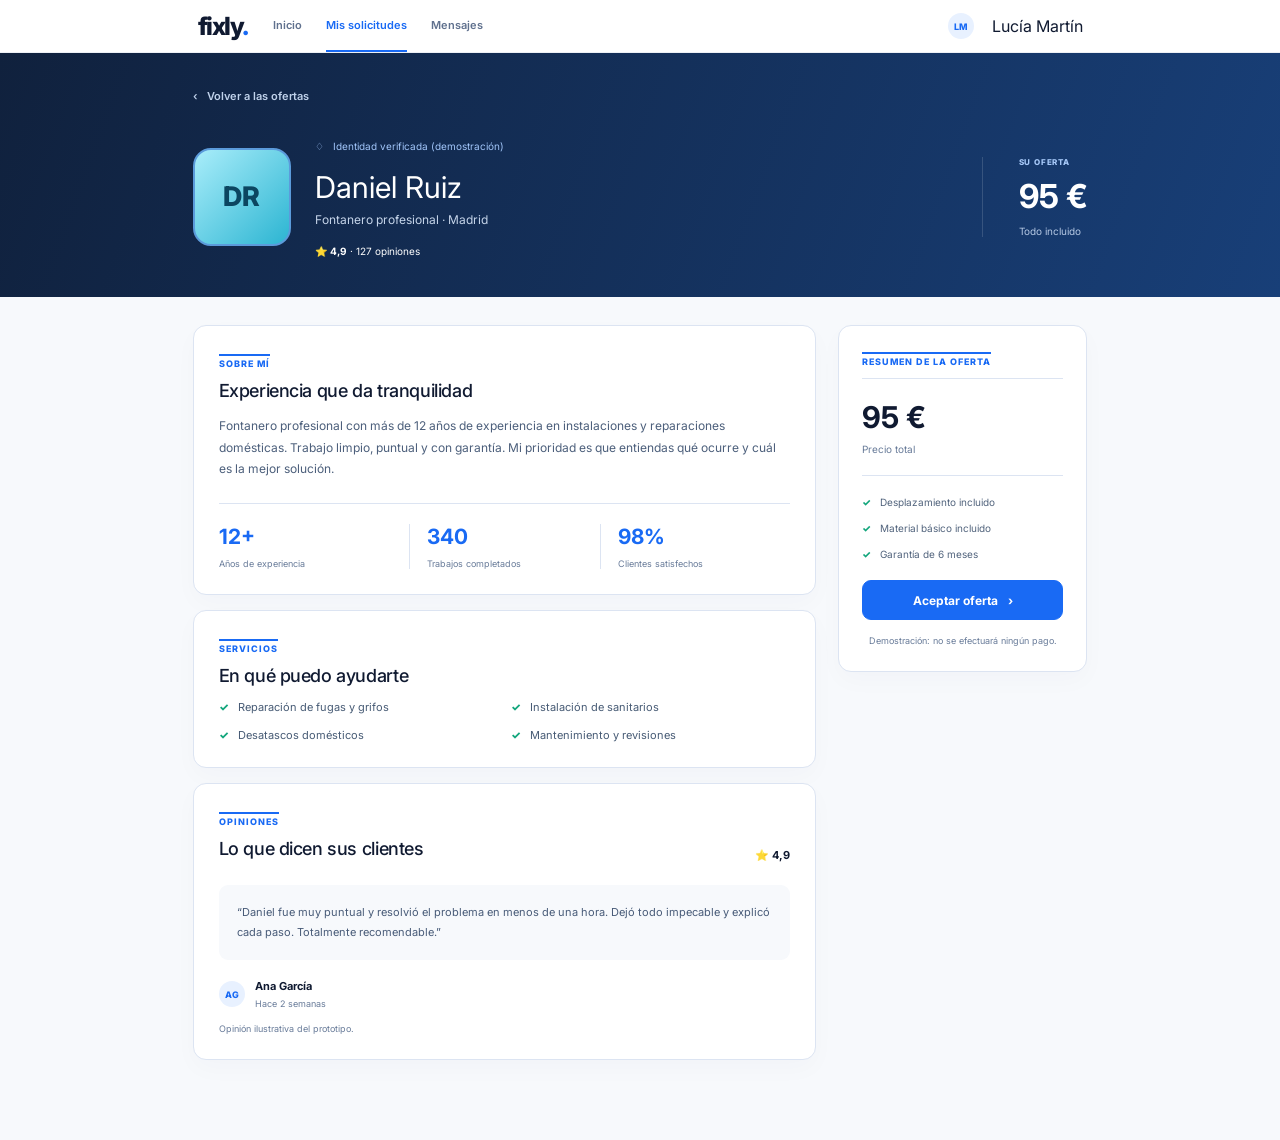
<file: html/profesional.html>
<!DOCTYPE html>
<html lang="es">
<head>
    <meta charset="UTF-8">
    <meta name="viewport" content="width=device-width, initial-scale=1.0">
    <title>Perfil profesional | FIXLY</title>

    <link rel="preconnect" href="https://fonts.googleapis.com">
    <link rel="preconnect" href="https://fonts.gstatic.com" crossorigin>
    <link href="https://fonts.googleapis.com/css2?family=Inter:wght@400;500;600;700;800&display=swap" rel="stylesheet">

    <link rel="stylesheet" href="../css/style.css">
    <link rel="stylesheet" href="../css/solicitudes.css">
    <script src="../js/solicitudes.js" defer></script>
</head>

<body class="dashboard-page solicitudes-page">

    <header class="dashboard-header">
        <nav class="dashboard-nav" aria-label="Navegación principal">
            <a href="index.html" class="dashboard-logo">fixly<span>.</span></a>

            <ul class="nav-links">
                <li><a href="index.html">Inicio</a></li>
                <li><a href="detalle.html" class="active">Mis solicitudes</a></li>
                <li><a href="mensajes.html">Mensajes</a></li>
            </ul>

            <div class="nav-user">
                <span class="avatar">LM</span>
                <span class="profile-name">Lucía Martín</span>
            </div>
        </nav>
    </header>

    <!-- BANNER PERFIL -->
    <section class="professional-hero">

        <div class="sol-container">

            <a href="ofertas.html" class="professional-back">
                ‹ &nbsp; Volver a las ofertas
            </a>

            <div class="professional-hero-content">

                <span class="professional-avatar" id="prof-avatar">DR</span>

                <div class="professional-main-info">
                    <small>♢ &nbsp; Identidad verificada (demostración)</small>

                    <h1 id="prof-nombre">Daniel Ruiz</h1>

                    <p id="prof-especialidad">
                        Fontanero profesional · Madrid
                    </p>

                    <span>
                        ⭐ <strong id="prof-rating">4,9</strong>
                        · <span id="prof-opiniones">127</span> opiniones
                    </span>
                </div>

                <div class="professional-hero-price">
                    <small>SU OFERTA</small>
                    <strong id="prof-precio-hero">95 €</strong>
                    <span>Todo incluido</span>
                </div>

            </div>

        </div>

    </section>

    <!-- CONTENIDO -->
    <main class="professional-content sol-container">

        <div class="professional-grid">

            <div class="professional-left">

                <!-- SOBRE MÍ -->
                <section class="sol-card professional-section">
                    <p class="section-eyebrow">SOBRE MÍ</p>

                    <h2>Experiencia que da tranquilidad</h2>

                    <p id="prof-descripcion">
                        Fontanero profesional con más de 12 años de experiencia
                        en instalaciones y reparaciones domésticas.
                        Trabajo limpio, puntual y con garantía.
                        Mi prioridad es que entiendas qué ocurre
                        y cuál es la mejor solución.
                    </p>

                    <div class="professional-stats">

                        <div>
                            <strong id="prof-experiencia">12+</strong>
                            <small>Años de experiencia</small>
                        </div>

                        <div>
                            <strong id="prof-trabajos">340</strong>
                            <small>Trabajos completados</small>
                        </div>

                        <div>
                            <strong id="prof-satisfaccion">98%</strong>
                            <small>Clientes satisfechos</small>
                        </div>

                    </div>
                </section>

                <!-- SERVICIOS -->
                <section class="sol-card professional-section">
                    <p class="section-eyebrow">SERVICIOS</p>

                    <h2>En qué puedo ayudarte</h2>

                    <ul class="professional-services">
                        <li>Reparación de fugas y grifos</li>
                        <li>Instalación de sanitarios</li>
                        <li>Desatascos domésticos</li>
                        <li>Mantenimiento y revisiones</li>
                    </ul>
                </section>

                <!-- OPINIONES -->
                <section class="sol-card professional-section">

                    <p class="section-eyebrow">OPINIONES</p>

                    <div class="review-heading">
                        <h2>Lo que dicen sus clientes</h2>
                        <span>⭐ <strong id="prof-rating-review">4,9</strong></span>
                    </div>

                    <blockquote class="review-text">
                        “Daniel fue muy puntual y resolvió el problema
                        en menos de una hora. Dejó todo impecable
                        y explicó cada paso. Totalmente recomendable.”
                    </blockquote>

                    <div class="review-author">
                        <span class="avatar">AG</span>
                        <div>
                            <strong>Ana García</strong>
                            <small>Hace 2 semanas</small>
                        </div>
                    </div>

                    <small class="review-disclaimer">
                        Opinión ilustrativa del prototipo.
                    </small>

                </section>

            </div>

            <!-- RESUMEN LATERAL -->
            <aside class="sol-card professional-summary">

                <p class="section-eyebrow">RESUMEN DE LA OFERTA</p>

                <div class="summary-price">
                    <strong id="prof-precio-resumen">95 €</strong>
                    <small>Precio total</small>
                </div>

                <ul class="summary-benefits">
                    <li>Desplazamiento incluido</li>
                    <li>Material básico incluido</li>
                    <li>Garantía de 6 meses</li>
                </ul>

                <button type="button"
                        class="sol-blue-btn accept-offer"
                        id="prof-accept"
                        data-id="daniel">
                    Aceptar oferta <span aria-hidden="true">›</span>
                </button>

                <small class="summary-note">
                    Demostración: no se efectuará ningún pago.
                </small>

            </aside>

        </div>

        <p class="sol-feedback" id="sol-feedback" role="status" aria-live="polite"></p>

    </main>

    <!-- VENTANA DE CONFIRMACION FIXLY -->
    <dialog id="modal-confirmacion" class="fixly-modal">

        <div class="modal-content">

            <div class="modal-icon">
                <span aria-hidden="true">✓</span>
            </div>

            <h2 id="modal-titulo">Confirmar servicio</h2>

            <p id="modal-descripcion">
                ¿Quieres aceptar esta oferta?
            </p>

            <div class="modal-resumen">

                <div>
                    <span>Profesional</span>
                    <strong id="modal-profesional"></strong>
                </div>

                <div>
                    <span>Servicio</span>
                    <strong>Reparación de fontanería</strong>
                </div>

                <div class="modal-total">
                    <span>Precio acordado</span>
                    <strong id="modal-precio"></strong>
                </div>

            </div>

            <div class="modal-botones">

                <button type="button" id="modal-cancelar" class="modal-cancelar">
                    Cancelar
                </button>

                <button type="button" id="modal-aceptar" class="modal-aceptar">
                    Confirmar servicio
                </button>

            </div>

            <small class="modal-aviso">
                Demostración del Hito 1. No se realizará ningún pago ni contratación real.
            </small>

        </div>

    </dialog>

</body>
</html>
</file>
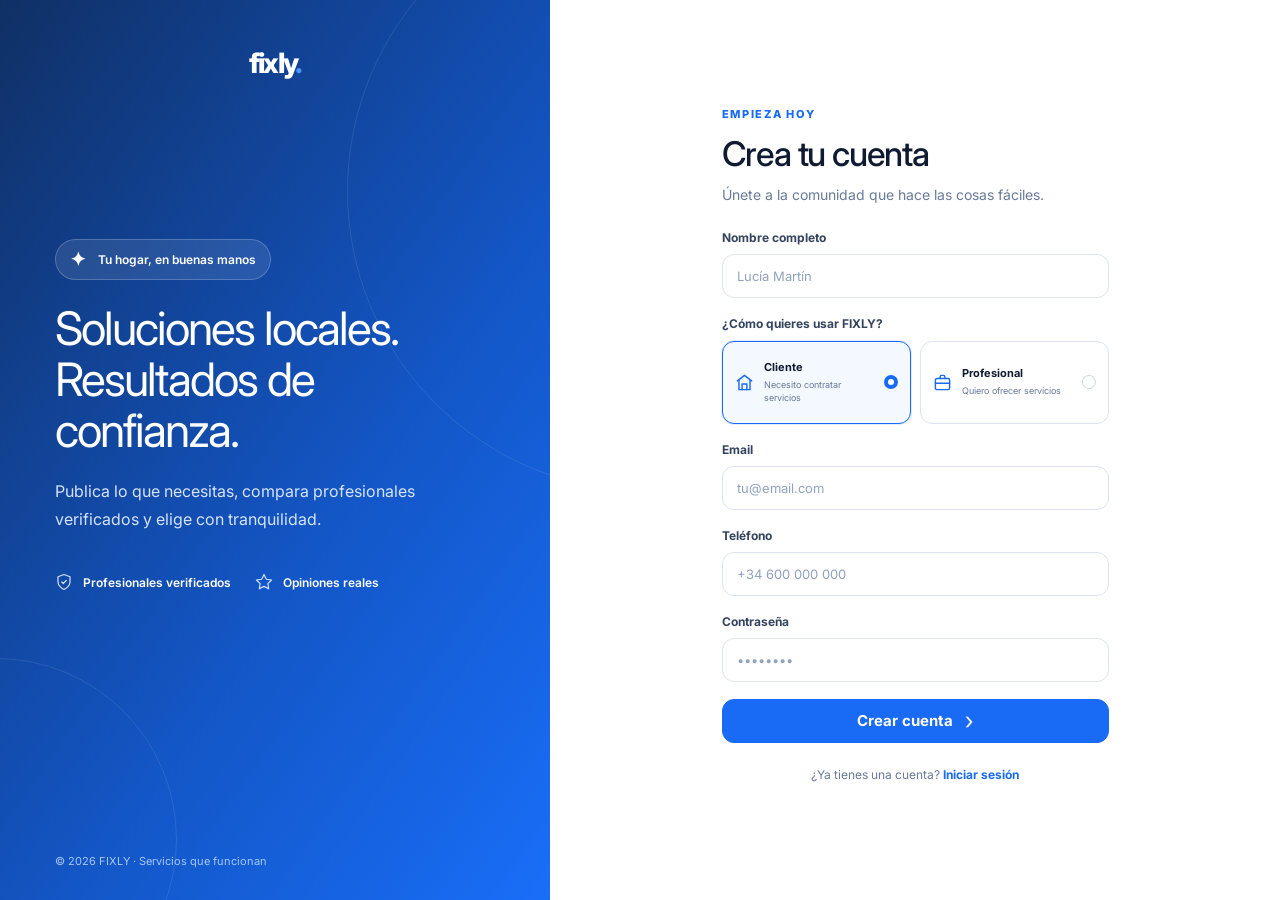
<file: html/registro.html>
<!DOCTYPE html>
<html lang="es">
<head>
    <meta charset="UTF-8">
    <meta name="viewport" content="width=device-width, initial-scale=1.0">
    <meta name="description" content="Crea tu cuenta en FIXLY y encuentra profesionales de confianza.">

    <title>Crear cuenta | FIXLY</title>

    <link rel="preconnect" href="https://fonts.googleapis.com">
    <link rel="preconnect" href="https://fonts.gstatic.com" crossorigin>
    <link href="https://fonts.googleapis.com/css2?family=Inter:wght@400;500;600;700;800&display=swap" rel="stylesheet">

    <link rel="stylesheet" href="../css/style.css">
    <script src="../js/registro.js" defer></script>
</head>

<body>

    <main class="login-layout registro-layout">

        <!-- PANEL IZQUIERDO -->
        <section class="brand-panel" aria-labelledby="brand-title">

            <div class="brand-content">

                <a href="index.html" class="logo" aria-label="FIXLY, ir a inicio">
                    fixly<span>.</span>
                </a>

                <div class="brand-message">

                    <span class="brand-pill">
                        <span aria-hidden="true">✦</span>
                        Tu hogar, en buenas manos
                    </span>

                    <h1 id="brand-title">
                        Soluciones locales.<br>
                        Resultados de<br>
                        confianza.
                    </h1>

                    <p>
                        Publica lo que necesitas, compara profesionales
                        verificados y elige con tranquilidad.
                    </p>

                    <div class="brand-benefits">

                        <span>
                            <svg viewBox="0 0 24 24" aria-hidden="true">
                                <path d="M12 22s8-4 8-10V5l-8-3-8 3v7c0 6 8 10 8 10Z"/>
                                <path d="m9 12 2 2 4-4"/>
                            </svg>
                            Profesionales verificados
                        </span>

                        <span>
                            <svg viewBox="0 0 24 24" aria-hidden="true">
                                <path d="m12 2 3.1 6.3 7 1-5 4.9 1.2 6.9L12 17.8l-6.3 3.3 1.2-6.9-5-4.9 7-1L12 2Z"/>
                            </svg>
                            Opiniones reales
                        </span>

                    </div>
                </div>

                <footer class="brand-footer">
                    © 2026 FIXLY · Servicios que funcionan
                </footer>

            </div>
        </section>


        <!-- PANEL DERECHO -->
        <section class="form-panel" aria-labelledby="registro-title">

            <div class="form-container">

                <p class="eyebrow">EMPIEZA HOY</p>

                <h2 id="registro-title">Crea tu cuenta</h2>

                <p class="form-description">
                    Únete a la comunidad que hace las cosas fáciles.
                </p>


                <!-- FORMULARIO -->
                <form id="registro-form" novalidate>

                    <!-- NOMBRE -->
                    <div class="form-group">

                        <label for="nombre">Nombre completo</label>

                        <input
                            type="text"
                            id="nombre"
                            name="nombre"
                            placeholder="Lucía Martín"
                            autocomplete="name"
                            required
                        >

                        <small class="field-error" id="nombre-error"></small>

                    </div>


                    <!-- TIPO DE USUARIO -->
                    <fieldset class="user-type">

                        <legend>¿Cómo quieres usar FIXLY?</legend>

                        <div class="user-options">

                            <label class="user-card">

                                <input
                                    type="radio"
                                    name="tipoUsuario"
                                    value="cliente"
                                    checked
                                >

                                <svg viewBox="0 0 24 24" aria-hidden="true">
                                    <path d="m3 10 9-7 9 7"/>
                                    <path d="M5 9v12h14V9"/>
                                    <path d="M9 21v-7h6v7"/>
                                </svg>

                                <span class="user-info">
                                    <strong>Cliente</strong>
                                    <small>Necesito contratar servicios</small>
                                </span>

                                <span class="radio-indicator"></span>

                            </label>


                            <label class="user-card">

                                <input
                                    type="radio"
                                    name="tipoUsuario"
                                    value="profesional"
                                >

                                <svg viewBox="0 0 24 24" aria-hidden="true">
                                    <rect x="3" y="7" width="18" height="14" rx="2"/>
                                    <path d="M9 7V5a2 2 0 0 1 2-2h2a2 2 0 0 1 2 2v2"/>
                                    <path d="M3 13h18"/>
                                </svg>

                                <span class="user-info">
                                    <strong>Profesional</strong>
                                    <small>Quiero ofrecer servicios</small>
                                </span>

                                <span class="radio-indicator"></span>

                            </label>

                        </div>

                    </fieldset>


                    <!-- EMAIL -->
                    <div class="form-group">

                        <label for="email">Email</label>

                        <input
                            type="email"
                            id="email"
                            name="email"
                            placeholder="tu@email.com"
                            autocomplete="email"
                            required
                        >

                        <small class="field-error" id="email-error"></small>

                    </div>


                    <!-- TELÉFONO -->
                    <div class="form-group">

                        <label for="telefono">Teléfono</label>

                        <input
                            type="tel"
                            id="telefono"
                            name="telefono"
                            placeholder="+34 600 000 000"
                            autocomplete="tel"
                            required
                        >

                        <small class="field-error" id="telefono-error"></small>

                    </div>


                    <!-- CONTRASEÑA -->
                    <div class="form-group">

                        <label for="password">Contraseña</label>

                        <div class="password-field">

                            <input
                                type="password"
                                id="password"
                                name="password"
                                placeholder="••••••••"
                                autocomplete="new-password"
                                minlength="8"
                                required
                            >

                            <button
                                type="button"
                                class="toggle-password"
                                aria-label="Mostrar contraseña"
                                aria-pressed="false"
                                title="Mostrar contraseña"
                                hidden
                            >

                                <svg viewBox="0 0 24 24" aria-hidden="true">
                                    <path d="M2 12s3.5-6 10-6 10 6 10 6-3.5 6-10 6S2 12 2 12Z"/>
                                    <circle cx="12" cy="12" r="3"/>
                                </svg>

                            </button>

                        </div>

                        <small class="field-error" id="password-error"></small>

                    </div>


                    <!-- BOTÓN DE REGISTRO -->
                    <button type="submit" class="btn btn-primary">
                        Crear cuenta
                        <span aria-hidden="true">›</span>
                    </button>

                    <p
                        id="form-message"
                        class="form-message"
                        role="status"
                        aria-live="polite"
                    ></p>

                </form>


                <!-- ENLACE LOGIN -->
                <p class="register-link">
                    ¿Ya tienes una cuenta?
                    <a href="login.html">Iniciar sesión</a>
                </p>

            </div>
        </section>

    </main>

</body>
</html>
</file>
<file: css/style.css>
:root {
  --primary: #196af4;
  --primary-hover: #0959df;
  --ink: #101a31;
  --muted: #687b99;
  --border: #dce4f2;
  --error: #be123c;
  --font: 'Inter', Arial, sans-serif;
  --radius: 12px;
  --space: 16px;
}
* { box-sizing: border-box; }
body { margin: 0; color: var(--ink); background: #fff; font-family: var(--font); }
a { color: var(--primary); text-decoration: none; }
a:hover { text-decoration: underline; }
button, input { font: inherit; }
button { cursor: pointer; }
.login-layout { display: grid; min-height: 100vh; }
/* Mobile first: el formulario aparece antes de la presentación */
.form-panel { grid-row: 1; display: flex; align-items: center; justify-content: center; padding: 64px 24px; }
.form-container { width: 100%; max-width: 430px; }
.eyebrow { margin: 0 0 12px; color: var(--primary); letter-spacing: 1.7px; font-size: 11px; font-weight: 800; }
h2 { margin: 0; font-size: clamp(28px, 4vw, 34px); font-weight: 500; letter-spacing: -1.2px; }
.form-description { margin: 10px 0 29px; color: var(--muted); font-size: 14px; line-height: 1.5; }
.form-group { margin-bottom: 19px; }
.form-group label { display: block; font-size: 12px; font-weight: 700; color: #34445e; margin-bottom: 9px; }
.label-row { display: flex; align-items: baseline; justify-content: space-between; gap: 12px; }
.label-row a { font-size: 11px; font-weight: 700; text-align: right; }
input { width: 100%; height: 48px; padding: 0 14px; background: #fff; color: var(--ink); border: 1px solid var(--border); border-radius: var(--radius); outline: none; font-size: 13px; transition: border-color .2s, box-shadow .2s; }
input::placeholder { color: #92a3be; }
input:focus { border-color: var(--primary); box-shadow: 0 0 0 3px #196af420; }
input[aria-invalid="true"] { border-color: var(--error); }
.password-field { position: relative; }
.password-field input { padding-right: 48px; }
.toggle-password { display: flex; position: absolute; right: 10px; top: 50%; transform: translateY(-50%); align-items: center; justify-content: center; width: 32px; height: 32px; background: transparent; border: none; color: #8090a8; border-radius: 6px; }
.toggle-password svg { width: 19px; height: 19px; fill: none; stroke: currentColor; stroke-width: 1.8; }
.toggle-password:focus-visible, .btn:focus-visible, a:focus-visible { outline: 3px solid #8db8ff; outline-offset: 3px; }
.field-error { display: block; margin-top: 5px; color: var(--error); font-size: 11px; }
.field-error:empty, .form-message:empty { display: none; }
.btn { display: flex; width: 100%; min-height: 48px; align-items: center; justify-content: center; gap: 12px; border-radius: var(--radius); font-size: 15px; font-weight: 700; transition: background-color .2s; }
.btn-primary { margin-top: -1px; background: var(--primary); color: white; border: 1px solid var(--primary); }
.btn-primary:hover { background: var(--primary-hover); }
.btn-primary span { font-size: 24px; font-weight: 400; line-height: 0; }
.form-message { color: var(--muted); font-size: 12px; line-height: 1.5; margin: 10px 0 0; }
.separator { display: flex; align-items: center; gap: 12px; margin: 21px 0 19px; color: #92a3be; font-size: 11px; white-space: nowrap; }
.separator::before, .separator::after { content: ''; flex: 1; height: 1px; background: var(--border); }
.btn-google { background: white; color: var(--ink); border: 1px solid var(--border); }
.btn-google:hover { background: #f7faff; }
.btn-google svg { width: 19px; height: 19px; }
.register-link { color: var(--muted); font-size: 12px; text-align: center; margin-top: 24px; }
.register-link a { font-weight: 700; }
.brand-panel { position: relative; overflow: hidden; color: #fff; background: linear-gradient(125deg, #103065 0%, #1356c6 59%, #196ef8 100%); }
.brand-panel::before { content: ''; position: absolute; border: 1px solid #ffffff19; border-radius: 50%; width: 600px; height: 600px; top: -110px; left: 63%; pointer-events: none; }
.brand-panel::after { content: ''; position: absolute; border: 1px solid #ffffff19; border-radius: 50%; width: 360px; height: 360px; bottom: -120px; left: -185px; pointer-events: none; }
.brand-content { position: relative; z-index: 1; display: flex; min-height: 270px; flex-direction: column; align-items: flex-start; padding: 34px 24px 22px; }
.logo { color: white; font-weight: 800; font-size: 28px; letter-spacing: -1.7px; }
.logo:hover { text-decoration: none; }
.logo span { color: #4e96ff; }
.brand-message { margin: 32px 0; }
.brand-pill { display: inline-flex; gap: 12px; align-items: center; padding: 10px 14px; border: 1px solid #ffffff35; border-radius: 30px; background: #ffffff18; font-size: 12px; font-weight: 600; }
.brand-pill span { font-size: 19px; line-height: 1; }
.brand-message h1 { margin: 23px 0 21px; font-size: clamp(36px, 6vw, 56px); line-height: 1.11; letter-spacing: -2px; font-weight: 400; }
.brand-message > p { max-width: 470px; color: #d6e3ff; font-size: 16px; line-height: 1.75; margin: 0; }
.brand-benefits { display: flex; flex-wrap: wrap; gap: 24px; margin-top: 40px; }
.brand-benefits span { display: inline-flex; align-items: center; gap: 10px; font-size: 12px; font-weight: 600; }
.brand-benefits svg { width: 18px; height: 18px; fill: none; stroke: #d2e4ff; stroke-width: 1.6; stroke-linejoin: round; stroke-linecap: round; }
.brand-footer { margin-top: auto; color: #a7c8ff; font-size: 11px; }
@media (min-width: 900px) {
  .login-layout { grid-template-columns: 43% 57%; }
  .brand-panel { grid-column: 1; grid-row: 1; }
  .form-panel { grid-column: 2; grid-row: 1; padding: 50px; }
  .brand-content { min-height: 100vh; padding: 46px max(55px, calc((100% - 465px) / 2)) 32px; }
  .logo { align-self: center; }
  .brand-message { margin: auto 0; padding: 55px 0; }
  .brand-message h1 { font-size: clamp(43px, 4vw, 58px); }
}
@media (max-width: 430px) {
  .form-panel { padding: 48px 20px; }
  .label-row a { max-width: 155px; }
  .brand-message h1 { font-size: 38px; }
}

/* =========================================
   FIXLY - PAGINA DE REGISTRO
========================================= */

/* Formulario de registro */

.registro-layout .form-container {
    max-width: 387px;
}

.registro-layout .form-panel {
    padding-top: 45px;
    padding-bottom: 45px;
}

.registro-layout .form-description {
    margin-bottom: 25px;
}

.registro-layout .form-group {
    margin-bottom: 18px;
}

.registro-layout input:not([type="radio"]) {
    height: 44px;
}

.registro-layout .btn-primary {
    min-height: 44px;
}

/* =========================================
   SELECCION CLIENTE / PROFESIONAL
========================================= */

.user-type {
    border: none;
    padding: 0;
    margin: 0 0 18px;
    min-width: 0;
}

.user-type legend {
    font-size: 12px;
    font-weight: 700;
    color: #34445e;
    margin-bottom: 10px;
    padding: 0;
}

.user-options {
    display: grid;
    grid-template-columns: repeat(2, minmax(0, 1fr));
    gap: 9px;
}

/* Tarjetas seleccionables */

.user-card {
    display: flex;
    position: relative;
    align-items: center;
    gap: 10px;

    min-width: 0;
    min-height: 83px;
    padding: 12px;

    border: 1px solid var(--border);
    border-radius: var(--radius);
    background: white;

    cursor: pointer;
    transition: border-color .2s, background-color .2s;
}

/* Radio real oculto visualmente */

.user-card input[type="radio"] {
    position: absolute;
    width: 1px;
    height: 1px;
    padding: 0;
    margin: 0;
    opacity: 0;
    pointer-events: none;
}

/* Iconos */

.user-card > svg {
    width: 19px;
    height: 19px;
    flex-shrink: 0;

    fill: none;
    stroke: var(--primary);
    stroke-width: 1.8;
    stroke-linecap: round;
    stroke-linejoin: round;
}

/* Textos */

.user-info {
    display: flex;
    flex: 1;
    min-width: 0;
    flex-direction: column;
    gap: 5px;
}

.user-info strong {
    color: var(--ink);
    font-size: 11px;
    font-weight: 700;
}

.user-info small {
    color: var(--muted);
    font-size: 9px;
    line-height: 1.4;
}

/* Circulo de seleccion */

.radio-indicator {
    width: 14px;
    height: 14px;
    border-radius: 50%;
    border: 1px solid #cbd6e6;
    flex-shrink: 0;
}

/* Tarjeta seleccionada */

.user-card:has(input:checked) {
    border-color: var(--primary);
    background: #f4f8ff;
    box-shadow: 0 0 0 1px #196af420;
}

.user-card:has(input:checked) .radio-indicator {
    border: 4px solid var(--primary);
    background: white;
}

/* Hover */

.user-card:hover {
    border-color: var(--primary);
}

/* Accesibilidad con teclado */

.user-card:has(input:focus-visible) {
    outline: 3px solid #8db8ff;
    outline-offset: 3px;
}

/* =========================================
   OJO DE LA CONTRASEÑA
========================================= */

.registro-layout .toggle-password[hidden] {
    display: none;
}

.registro-layout .toggle-password:hover {
    color: var(--primary);
}

.registro-layout .toggle-password svg {
    stroke-linecap: round;
    stroke-linejoin: round;
}

/* =========================================
   MENSAJES DE VALIDACION
========================================= */

.registro-layout .form-message {
    text-align: center;
}

.registro-layout .form-message.success {
    color: #16803c;
}

/* =========================================
   RESPONSIVE - MOVIL
========================================= */

@media (max-width: 430px) {

    .registro-layout .form-panel {
        padding: 40px 20px;
    }

    .user-options {
        gap: 8px;
    }

    .user-card {
        padding: 10px 8px;
        gap: 6px;
    }

    .user-card > svg {
        width: 17px;
        height: 17px;
    }

    .user-info small {
        font-size: 8px;
    }

    .radio-indicator {
        width: 12px;
        height: 12px;
    }
}

/* =========================================
   RESPONSIVE - ESCRITORIO
========================================= */

@media (min-width: 900px) {

    .registro-layout .form-panel {
        padding: 35px 50px;
    }

    .registro-layout .brand-message h1 {
        font-size: clamp(43px, 3.6vw, 55px);
    }
}

/* =========================================
   FIXLY - DASHBOARD PRINCIPAL
========================================= */

.dashboard-page {
    background: #f7f9fc;
    min-height: 100vh;
}

/* Contenedor central */

.dashboard-container {
    width: calc(100% - 40px);
    max-width: 840px;
    margin-left: auto;
    margin-right: auto;
}

/* =========================================
   CABECERA Y NAVEGACION
========================================= */

.dashboard-header {
    background: #fff;
    border-bottom: 1px solid #edf0f5;
}

.dashboard-nav {
    width: calc(100% - 40px);
    max-width: 885px;
    min-height: 52px;
    margin: auto;

    display: flex;
    flex-wrap: wrap;
    align-items: center;
    gap: 25px;
}

.dashboard-logo {
    font-size: 25px;
    font-weight: 800;
    letter-spacing: -1.5px;
    color: var(--ink);
}

.dashboard-logo:hover {
    text-decoration: none;
}

.dashboard-logo span {
    color: var(--primary);
}

/* Enlaces del menu */

.nav-links {
    display: flex;
    align-items: center;
    gap: 24px;
    list-style: none;
    padding: 0;
    margin: 0;
}

.nav-links a {
    display: flex;
    align-items: center;
    min-height: 52px;

    font-size: 11px;
    font-weight: 600;
    color: #60718e;

    border-bottom: 2px solid transparent;
}

.nav-links a:hover,
.nav-links a.active {
    color: var(--primary);
    border-bottom-color: var(--primary);
    text-decoration: none;
}

/* Perfil y notificaciones */

.nav-user {
    display: flex;
    align-items: center;
    gap: 18px;
    margin-left: auto;
}

.notification-btn {
    position: relative;
    display: flex;
    align-items: center;
    justify-content: center;

    width: 30px;
    height: 30px;

    background: transparent;
    border: none;
    color: #536783;
}

.notification-btn svg {
    width: 18px;
    height: 18px;
    fill: none;
    stroke: currentColor;
    stroke-width: 1.7;
    stroke-linecap: round;
}

.notification-dot {
    position: absolute;
    right: 4px;
    top: 3px;

    width: 5px;
    height: 5px;
    border-radius: 50%;
    background: var(--primary);
}

.profile-link {
    display: flex;
    align-items: center;
    gap: 9px;

    color: #34445e;
    font-size: 11px;
    font-weight: 600;
}

.profile-link:hover {
    text-decoration: none;
}

.avatar {
    width: 26px;
    height: 26px;
    border-radius: 50%;

    display: flex;
    align-items: center;
    justify-content: center;

    background: #e8f1ff;
    color: var(--primary);

    font-size: 9px;
    font-weight: 800;
}

.profile-link > span:last-child {
    font-size: 18px;
    color: #8494ad;
}

/* =========================================
   HERO - BANNER AZUL
========================================= */

.dashboard-hero {
    position: relative;
    overflow: hidden;

    background: linear-gradient(
        110deg,
        #1456c5,
        #196bf4 62%,
        #3685f7
    );

    color: #fff;
}

/* Decoracion circular */

.dashboard-hero::after {
    content: '';
    position: absolute;

    width: 300px;
    height: 300px;

    border: 50px solid #ffffff0b;
    border-radius: 50%;

    right: 7%;
    top: -260px;

    pointer-events: none;
}

.hero-content {
    position: relative;
    z-index: 1;

    display: flex;
    align-items: center;
    justify-content: space-between;
    gap: 20px;

    padding: 51px 0 50px;
}

.hero-text {
    min-width: 0;
}

.hero-greeting {
    font-size: 11px;
    font-weight: 500;
    margin: 0 0 15px;
    color: #dceaff;
}

.hero-content h1 {
    font-size: clamp(25px, 3vw, 32px);
    font-weight: 400;
    line-height: 1.25;
    letter-spacing: -1px;
    margin: 0 0 12px;
}

.hero-description {
    font-size: 11px;
    color: #d7e7ff;
    line-height: 1.6;
    margin: 0;
}

/* Boton publicar */

.publish-btn {
    display: inline-flex;
    align-items: center;
    justify-content: center;
    gap: 9px;
    flex-shrink: 0;

    min-height: 37px;
    padding: 0 18px;

    border-radius: 10px;
    background: white;
    color: var(--primary);

    font-size: 12px;
    font-weight: 700;

    transition: background .2s, transform .2s;
}

.publish-btn:hover {
    background: #edf4ff;
    text-decoration: none;
    transform: translateY(-2px);
}

.publish-btn span {
    font-size: 19px;
    font-weight: 400;
}

/* =========================================
   BUSCADOR
========================================= */

.search-section {
    position: relative;
    z-index: 2;
    margin-top: -29px;
}

.search-box {
    display: flex;
    align-items: center;
    gap: 12px;

    min-height: 58px;
    padding: 9px;

    background: white;
    border-radius: 12px;

    box-shadow: 0 14px 30px #18294716;
}

.search-box svg {
    width: 18px;
    height: 18px;
    margin-left: 10px;
    flex-shrink: 0;

    fill: none;
    stroke: #94a8c4;
    stroke-width: 1.8;
    stroke-linecap: round;
}

.search-box input {
    flex: 1;
    min-width: 0;

    height: 38px;
    padding: 0;

    border: none;
    outline: none;
    border-radius: 0;
    box-shadow: none;

    background: transparent;
    font-size: 12px;
}

.search-box input:focus {
    border: none;
    box-shadow: none;
}

.search-btn {
    height: 37px;
    padding: 0 18px;

    border: none;
    border-radius: 9px;

    background: var(--primary);
    color: white;

    font-size: 12px;
    font-weight: 700;
}

.search-btn:hover {
    background: var(--primary-hover);
}

/* Accesibilidad */

.sr-only {
    position: absolute;
    width: 1px;
    height: 1px;
    padding: 0;
    margin: -1px;
    overflow: hidden;
    clip: rect(0, 0, 0, 0);
    white-space: nowrap;
    border: 0;
}

.dashboard-page :focus-visible {
    outline: 3px solid #8db8ff;
    outline-offset: 3px;
}

/* =========================================
   TITULOS DE SECCIONES
========================================= */

.section-heading {
    display: flex;
    align-items: end;
    justify-content: space-between;
    gap: 15px;

    margin-bottom: 18px;
}

.section-eyebrow {
    display: inline-block;

    margin: 0 0 11px;
    padding-top: 2px;

    border-top: 2px solid var(--primary);

    color: var(--primary);

    font-size: 9px;
    letter-spacing: 1px;
    font-weight: 800;
}

.section-heading h2 {
    font-size: 18px;
    font-weight: 500;
    letter-spacing: -.5px;
}

.section-link {
    display: inline-flex;
    align-items: center;
    gap: 7px;

    padding-bottom: 3px;

    font-size: 10px;
    font-weight: 700;
    white-space: nowrap;
}

.section-link span {
    font-size: 18px;
    font-weight: 400;
}

/* =========================================
   SERVICIOS POPULARES
========================================= */

.services-section {
    padding-top: 51px;
}

.services-grid {
    display: grid;
    grid-template-columns: repeat(2, minmax(0, 1fr));
    gap: 10px;
}

.service-card {
    display: flex;
    flex-direction: column;
    align-items: flex-start;

    position: relative;
    min-width: 0;
    min-height: 110px;

    padding: 15px 12px;

    background: white;
    border: 1px solid var(--border);
    border-radius: 12px;

    color: var(--ink);

    transition:
        border-color .2s,
        box-shadow .2s,
        transform .2s;
}

.service-card:hover {
    text-decoration: none;
    border-color: #90bbff;
    box-shadow: 0 8px 22px #196af414;
    transform: translateY(-3px);
}

.service-card strong {
    margin-top: 11px;
    font-size: 10px;
    font-weight: 700;
}

.card-arrow {
    position: absolute;
    bottom: 11px;
    right: 15px;

    color: #a7bad5;
    font-size: 19px;
}

/* Iconos de servicios */

.service-icon {
    display: flex;
    align-items: center;
    justify-content: center;

    width: 33px;
    height: 33px;

    border-radius: 10px;
}

.service-icon svg {
    width: 19px;
    height: 19px;

    fill: none;
    stroke: currentColor;
    stroke-width: 1.7;
    stroke-linecap: round;
    stroke-linejoin: round;
}

.plumbing {
    background: #e8f2ff;
    color: #1475ff;
}

.electricity {
    background: #fff5d7;
    color: #ffb000;
}

.computing {
    background: #f0eaff;
    color: #8352ff;
}

.painting {
    background: #fff0e6;
    color: #ff783f;
}

.cleaning {
    background: #e1f7ef;
    color: #12a77c;
}

.moving {
    background: #ffeaf0;
    color: #f04d86;
}

.search-message {
    font-size: 12px;
    color: var(--muted);
    margin: 15px 0 0;
}

.search-message:empty {
    display: none;
}

/* =========================================
   MIS SOLICITUDES
========================================= */

.requests-section {
    padding-top: 52px;
    padding-bottom: 90px;
}

.request-card {
    display: flex;
    align-items: center;

    min-height: 68px;
    padding: 12px 15px;

    background: white;
    border: 1px solid var(--border);
    border-radius: 12px;

    transition: border-color .2s;
}

.request-card:hover {
    border-color: #a5c6ff;
}

.request-main {
    display: flex;
    align-items: center;
    gap: 12px;
    flex: 1;
    min-width: 0;

    color: var(--ink);
}

.request-main:hover {
    text-decoration: none;
}

.request-icon {
    display: flex;
    align-items: center;
    justify-content: center;
    flex-shrink: 0;

    width: 38px;
    height: 38px;

    border-radius: 10px;
    background: #e8f2ff;
    color: var(--primary);
}

.request-icon svg {
    width: 19px;
    height: 19px;

    fill: none;
    stroke: currentColor;
    stroke-width: 1.7;
}

.request-info {
    min-width: 0;
}

.request-title-row {
    display: flex;
    align-items: center;
    flex-wrap: wrap;
    gap: 10px;
}

.request-title-row h3 {
    margin: 0;
    font-size: 11px;
    font-weight: 700;
}

.request-status {
    padding: 5px 9px;
    border-radius: 20px;

    background: #e3f6ed;
    color: #13805a;

    font-size: 9px;
    font-weight: 700;
}

.request-meta {
    display: flex;
    flex-wrap: wrap;
    gap: 13px;

    margin-top: 7px;

    color: var(--muted);
    font-size: 9px;
}

.request-offers {
    display: flex;
    flex-direction: column;
    align-items: center;
    justify-content: center;

    min-width: 66px;
    min-height: 40px;

    margin-left: 12px;

    border-left: 1px solid var(--border);
}

.request-offers:hover {
    text-decoration: none;
}

.request-offers strong {
    color: var(--primary);
    font-size: 17px;
}

.request-offers small {
    margin-top: 3px;
    color: var(--muted);
    font-size: 9px;
}

.request-arrow {
    margin-left: 12px;

    font-size: 22px;
    color: var(--ink);
}

.request-arrow:hover {
    text-decoration: none;
}

/* =========================================
   RESPONSIVE - TABLET
========================================= */

@media (min-width: 600px) {

    .services-grid {
        grid-template-columns: repeat(3, minmax(0, 1fr));
    }
}

/* =========================================
   RESPONSIVE - ESCRITORIO
========================================= */

@media (min-width: 900px) {

    .services-grid {
        grid-template-columns: repeat(6, minmax(0, 1fr));
    }
}

/* =========================================
   RESPONSIVE - MOVIL
========================================= */

@media (max-width: 599px) {

    .dashboard-nav {
        gap: 10px 20px;
        padding-top: 10px;
    }

    .nav-links {
        order: 3;
        width: 100%;
        justify-content: space-between;
        gap: 15px;
    }

    .nav-links a {
        min-height: 39px;
    }

    .nav-user {
        gap: 10px;
    }

    .profile-name {
        display: none;
    }

    .hero-content {
        flex-direction: column;
        align-items: flex-start;
        padding: 37px 0 57px;
    }

    .hero-content h1 {
        font-size: 28px;
    }

    .publish-btn {
        width: 100%;
    }

    .search-section {
        margin-top: -30px;
    }

    .services-section {
        padding-top: 43px;
    }

    .requests-section {
        padding-top: 43px;
    }

    .request-card {
        padding: 12px 10px;
    }

    .request-meta {
        gap: 6px;
    }

    .request-offers {
        min-width: 43px;
        margin-left: 6px;
    }

    .request-arrow {
        margin-left: 6px;
    }
}

/* =========================================
   FIXLY - CREAR SOLICITUD
========================================= */

.crear-page {
    background: #f7f9fc;
}

.crear-main {
    width: calc(100% - 32px);
    max-width: 670px;
    margin: 0 auto;
    padding: 30px 0 80px;
}

/* INTRODUCCION */

.crear-intro {
    margin-bottom: 24px;
}

.back-link {
    display: inline-block;
    margin-bottom: 28px;
    color: var(--muted);
    font-size: 12px;
    font-weight: 600;
}

.crear-intro .section-eyebrow {
    display: table;
    margin-bottom: 14px;
}

.crear-intro h1 {
    margin: 0 0 12px;
    color: var(--ink);
    font-size: clamp(24px, 4vw, 29px);
    font-weight: 500;
    letter-spacing: -1px;
}

.crear-intro > p {
    color: var(--muted);
    font-size: 12px;
    line-height: 1.6;
}

/* CONTENEDOR DEL FORMULARIO */

.crear-form {
    background: white;
    border: 1px solid var(--border);
    border-radius: 13px;
    overflow: hidden;
    box-shadow: 0 8px 25px #192e4b06;
}

/* BLOQUES */

.crear-block {
    padding: 29px 30px 27px;
    border-bottom: 1px solid var(--border);
}

.crear-step {
    display: flex;
    align-items: flex-start;
    gap: 23px;
    margin-bottom: 22px;
}

.step-number {
    display: flex;
    align-items: center;
    justify-content: center;
    flex-shrink: 0;

    width: 25px;
    height: 25px;
    border-radius: 50%;

    background: #e9f2ff;
    color: var(--primary);

    font-size: 12px;
    font-weight: 800;
}

.crear-step h2 {
    font-size: 15px;
    font-weight: 500;
    letter-spacing: 0;
    margin: 4px 0 7px;
}

.crear-step p {
    color: var(--muted);
    font-size: 11px;
    line-height: 1.5;
    margin: 0;
}

.crear-fields {
    margin-left: 48px;
}

.crear-fields .form-group {
    margin-bottom: 17px;
}

.crear-fields .form-group:last-child {
    margin-bottom: 0;
}

/* INPUTS Y SELECT */

.crear-page .form-group label {
    font-size: 11px;
    margin-bottom: 9px;
}

.crear-page input:not([type="file"]),
.crear-page select,
.crear-page textarea {
    width: 100%;
    border: 1px solid var(--border);
    border-radius: 9px;
    background: white;
    color: var(--ink);
    font-family: var(--font);
    font-size: 12px;
    outline: none;
}

.crear-page input:not([type="file"]),
.crear-page select {
    min-height: 40px;
    padding: 0 12px;
}

.crear-page select {
    cursor: pointer;
}

.crear-page textarea {
    display: block;
    min-height: 97px;
    padding: 12px;
    resize: vertical;
    line-height: 1.6;
}

.crear-page input::placeholder,
.crear-page textarea::placeholder {
    color: #92a3be;
}

.crear-page input:focus,
.crear-page select:focus,
.crear-page textarea:focus {
    border-color: var(--primary);
    box-shadow: 0 0 0 3px #196af420;
}

.crear-page [aria-invalid="true"] {
    border-color: var(--error) !important;
}

/* PRESUPUESTO */

.budget-grid {
    display: grid;
    grid-template-columns: 1fr;
    gap: 12px;
}

.budget-grid .form-group {
    min-width: 0;
}

/* SUBIDA DE IMAGENES */

.upload-box {
    display: flex;
    flex-direction: column;
    align-items: center;
    justify-content: center;
    gap: 9px;

    min-height: 120px;
    padding: 20px 12px;

    border: 1px dashed #b1c9ec;
    border-radius: 10px;
    background: #fbfdff;

    text-align: center;
    cursor: pointer;

    transition: border-color .2s, background .2s;
}

.upload-box:hover,
.upload-box.drag-over {
    border-color: var(--primary);
    background: #f0f6ff;
}

.upload-box:focus-within {
    outline: 3px solid #8db8ff;
}

.upload-icon {
    display: flex;
    align-items: center;
    justify-content: center;

    width: 34px;
    height: 34px;
    border-radius: 9px;
    background: #eaf3ff;
    color: var(--primary);
}

.upload-icon svg {
    width: 20px;
    height: 20px;
    fill: none;
    stroke: currentColor;
    stroke-width: 1.8;
}

.upload-box strong {
    font-size: 11px;
}

.upload-box small {
    color: var(--muted);
    font-size: 10px;
    line-height: 1.5;
}

.file-input {
    position: absolute;
    width: 1px;
    height: 1px;
    opacity: 0;
    overflow: hidden;
}

.image-preview {
    display: flex;
    flex-wrap: wrap;
    gap: 10px;
    margin-top: 12px;
}

.image-preview:empty {
    display: none;
}

.image-preview img {
    width: 90px;
    height: 90px;
    object-fit: cover;
    border-radius: 8px;
    border: 1px solid var(--border);
}

/* BOTONES INFERIORES */

.crear-actions {
    display: flex;
    justify-content: flex-end;
    align-items: center;
    gap: 23px;

    padding: 18px 30px;
    background: #fbfcfe;
}

.cancel-btn {
    color: var(--muted);
    font-size: 13px;
    font-weight: 700;
}

.publish-form-btn {
    display: flex;
    justify-content: center;
    align-items: center;
    gap: 13px;

    min-height: 40px;
    padding: 0 18px;

    border: none;
    border-radius: 9px;

    background: var(--primary);
    color: white;

    font-size: 12px;
    font-weight: 700;
}

.publish-form-btn:hover {
    background: var(--primary-hover);
}

.publish-form-btn span {
    font-size: 21px;
    font-weight: 400;
}

.crear-message {
    margin: 18px 0;
    color: var(--muted);
    text-align: center;
    font-size: 12px;
    line-height: 1.6;
}

.crear-message:empty {
    display: none;
}

/* TABLET */

@media (min-width: 600px) {
    .budget-grid {
        grid-template-columns: repeat(2, minmax(0, 1fr));
    }
}

/* MOVIL */

@media (max-width: 599px) {

    .crear-main {
        padding-top: 20px;
    }

    .crear-block {
        padding: 23px 17px;
    }

    .crear-step {
        gap: 12px;
    }

    .crear-fields {
        margin-left: 0;
    }

    .crear-actions {
        padding: 17px;
        gap: 12px;
    }

    .publish-form-btn {
        padding: 0 12px;
    }
}
</file>
<file: css/solicitudes.css>
/* ========================================
   FIXLY - MIS SOLICITUDES
======================================== */

.solicitudes-page {
    background: #f7f9fc;
    color: var(--ink);
}

.sol-container {
    width: calc(100% - 36px);
    max-width: 895px;
    margin: 0 auto;
}

.solicitudes-page main.sol-container {
    padding-top: 34px;
    padding-bottom: 80px;
}

/* VOLVER Y ENCABEZADO */

.sol-back {
    display: inline-block;
    margin-bottom: 29px;
    color: var(--muted);
    font-size: 11px;
    font-weight: 600;
}

.sol-heading {
    margin-bottom: 24px;
}

.sol-heading .section-eyebrow {
    margin-bottom: 13px;
}

.sol-heading h1 {
    margin: 0 0 12px;
    font-size: clamp(24px, 3vw, 29px);
    font-weight: 500;
    letter-spacing: -1px;
}

.sol-heading > p:last-child {
    margin: 0;
    color: var(--muted);
    font-size: 12px;
    line-height: 1.6;
}

/* TARJETAS GENERALES */

.sol-card {
    background: #fff;
    border: 1px solid var(--border);
    border-radius: 13px;
    box-shadow: 0 9px 24px #192e4b06;
}

/* ========================================
   DETALLE SOLICITUD
======================================== */

.sol-detail-grid {
    display: grid;
    grid-template-columns: minmax(0, 1fr);
    gap: 20px;
    align-items: start;
}

.sol-detail-card {
    padding: 25px;
}

.sol-card-top {
    display: flex;
    align-items: center;
    justify-content: space-between;
    margin-bottom: 23px;
}

.sol-status {
    border-radius: 20px;
    padding: 6px 10px;
    background: #e4f7ed;
    color: #11835b;
    font-size: 10px;
    font-weight: 700;
}

.sol-more {
    border: none;
    background: transparent;
    color: #637693;
    font-size: 21px;
    letter-spacing: 2px;
}

.sol-detail-card h2 {
    margin: 0 0 13px;
    font-size: 15px;
    font-weight: 500;
    letter-spacing: 0;
}

.sol-detail-card > p {
    color: #485b78;
    font-size: 11px;
    line-height: 1.9;
    margin: 0 0 8px;
}

.sol-details {
    display: grid;
    grid-template-columns: 1fr 1fr;
    column-gap: 20px;
    row-gap: 24px;

    border-top: 1px solid var(--border);
    margin-top: 32px;
    padding-top: 22px;
}

.sol-data {
    display: flex;
    align-items: center;
    gap: 10px;
}

.sol-data-icon {
    display: flex;
    align-items: center;
    justify-content: center;
    flex-shrink: 0;

    width: 30px;
    height: 30px;

    background: #eaf3ff;
    border-radius: 9px;
    color: var(--primary);
    font-size: 18px;
}

.sol-data small {
    display: block;
    color: #8a9bb5;
    font-size: 8px;
    font-weight: 800;
    letter-spacing: 1px;
    margin-bottom: 6px;
}

.sol-data strong {
    display: block;
    font-size: 10px;
}

/* TARJETA OSCURA */

.sol-offers-summary {
    padding: 24px 22px;
    border-radius: 13px;
    background: linear-gradient(145deg, #111d37, #1d3763);
    color: white;
    text-align: center;
    box-shadow: 0 15px 28px #14274618;
}

.sol-summary-icon {
    display: flex;
    align-items: center;
    justify-content: center;

    width: 42px;
    height: 42px;
    margin: 0 auto 15px;

    background: #ffffff12;
    border-radius: 11px;
    color: #bdd6ff;
    font-size: 25px;
}

.sol-summary-label {
    border-top: 1px solid #7791b6;
    padding-top: 4px;
    margin: 0 auto 15px;
    width: fit-content;

    color: #93bbff;
    font-size: 9px;
    font-weight: 800;
    letter-spacing: 1.2px;
}

.sol-offer-count {
    display: block;
    font-size: 42px;
    line-height: 1.1;
}

.sol-offer-caption {
    margin: 6px 0 15px;
    font-size: 13px;
}

.sol-offer-help {
    color: #b8c7df;
    font-size: 10px;
    line-height: 1.6;
    margin-bottom: 20px;
}

.sol-blue-btn {
    display: inline-flex;
    justify-content: center;
    align-items: center;
    gap: 10px;
    min-height: 40px;
    padding: 0 16px;

    background: var(--primary);
    border: 1px solid var(--primary);
    border-radius: 9px;

    color: white;
    font: 700 12px var(--font);
    text-decoration: none;
    cursor: pointer;
}

.sol-blue-btn:hover {
    background: var(--primary-hover);
    text-decoration: none;
    color: white;
}

.sol-offers-summary .sol-blue-btn {
    width: 100%;
}

.sol-security,
.summary-note {
    display: block;
    margin-top: 14px;
    color: #a6bbd8;
    font-size: 9px;
    line-height: 1.5;
}

.sol-feedback {
    font-size: 12px;
    color: #1769d5;
    line-height: 1.6;
}

.sol-feedback:empty {
    display: none;
}

/* ========================================
   COMPARAR OFERTAS
======================================== */

.offers-list {
    display: flex;
    flex-direction: column;
    gap: 12px;
}

.offer-card {
    position: relative;
    padding: 23px 22px;

    background: white;
    border: 1px solid var(--border);
    border-radius: 13px;

    box-shadow: 0 5px 18px #192e4b05;
}

.offer-card.featured {
    border-color: #9fc2ff;
}

.best-badge {
    position: absolute;
    top: -11px;
    left: 22px;

    padding: 5px 12px;
    border: 1px solid #c7dcff;
    border-radius: 20px;

    background: #e8f2ff;
    color: var(--primary);

    font-size: 9px;
    font-weight: 700;
}

.offer-content {
    display: grid;
    grid-template-columns: 1fr;
    gap: 16px;
    align-items: center;
    padding-bottom: 20px;
}

.offer-person {
    display: flex;
    align-items: center;
    gap: 12px;
    min-width: 0;
}

.offer-avatar,
.professional-avatar {
    display: flex;
    align-items: center;
    justify-content: center;
    flex-shrink: 0;

    width: 51px;
    height: 51px;
    border-radius: 50%;

    background: linear-gradient(135deg, #a9edfa, #2cb5d2);
    color: #0c4661;
    font-size: 16px;
    font-weight: 800;
}

.avatar-marco {
    background: #ebdac4;
    color: #745335;
}

.avatar-lucas {
    background: #e2e7ed;
    color: #54657a;
}

.avatar-pablo {
    background: #e5def8;
    color: #604a98;
}

.offer-person h2 {
    margin: 0 0 6px;
    font-size: 13px;
    font-weight: 500;
    letter-spacing: 0;
}

.offer-person p {
    margin: 0 0 9px;
    color: var(--muted);
    font-size: 10px;
}

.offer-person small {
    color: var(--muted);
    font-size: 9px;
}

.offer-person small strong {
    color: var(--ink);
}

.offer-quote {
    margin: 0;
    padding: 0;

    color: #465b78;
    font-size: 10px;
    line-height: 1.8;
}

.offer-price {
    display: flex;
    flex-direction: column;
    gap: 5px;
}

.offer-price small,
.professional-hero-price small {
    color: #8497b5;
    font-size: 8px;
    letter-spacing: .8px;
    font-weight: 800;
}

.offer-price strong {
    font-size: 25px;
    font-weight: 800;
    color: var(--ink);
}

.offer-price span {
    font-size: 9px;
    color: var(--muted);
}

.offer-actions {
    display: flex;
    justify-content: flex-end;
    flex-wrap: wrap;
    gap: 9px;

    border-top: 1px solid var(--border);
    padding-top: 14px;
}

.sol-outline-btn {
    display: inline-flex;
    align-items: center;
    justify-content: center;

    min-height: 38px;
    padding: 0 14px;

    border: 1px solid var(--border);
    border-radius: 9px;

    background: white;
    color: var(--ink);
    font-size: 11px;
    font-weight: 700;
}

.sol-outline-btn:hover {
    border-color: #95b9f4;
    text-decoration: none;
}

/* ========================================
   PERFIL PROFESIONAL
======================================== */

.professional-hero {
    background: linear-gradient(110deg, #10213d, #183f78);
    color: white;
    padding: 31px 0 38px;
}

.professional-back {
    display: inline-block;
    margin-bottom: 31px;
    color: #c0d2eb;
    font-size: 11px;
    font-weight: 600;
}

.professional-hero-content {
    display: flex;
    flex-wrap: wrap;
    align-items: center;
    gap: 24px;
}

.professional-avatar {
    width: 98px;
    height: 98px;
    border: 2px solid #5b9bdb;
    border-radius: 18px;
    font-size: 27px;
}

.professional-main-info {
    flex: 1;
    min-width: 190px;
}

.professional-main-info > small {
    color: #a2c6fa;
    font-size: 10px;
}

.professional-main-info h1 {
    margin: 15px 0 7px;
    font-size: 30px;
    font-weight: 400;
}

.professional-main-info p {
    color: #c5d4e9;
    font-size: 12px;
    margin: 0 0 12px;
}

.professional-main-info > span {
    color: white;
    font-size: 10px;
}

.professional-hero-price {
    display: flex;
    flex-direction: column;
    gap: 9px;

    padding-left: 36px;
    border-left: 1px solid #ffffff25;
}

.professional-hero-price small {
    color: #a7c9f9;
}

.professional-hero-price strong {
    font-size: 33px;
}

.professional-hero-price span {
    color: #b6c9e4;
    font-size: 10px;
}

.solicitudes-page main.professional-content {
    padding-top: 28px;
}

.professional-grid {
    display: grid;
    grid-template-columns: 1fr;
    align-items: start;
    gap: 22px;
}

.professional-left {
    display: flex;
    flex-direction: column;
    gap: 15px;
    min-width: 0;
}

.professional-section {
    padding: 25px;
}

.professional-section h2 {
    margin: 0 0 14px;
    font-size: 18px;
    font-weight: 500;
    letter-spacing: -.4px;
}

.professional-section > p:not(.section-eyebrow) {
    color: #4c5f7b;
    font-size: 12px;
    line-height: 1.8;
}

.professional-stats {
    display: grid;
    grid-template-columns: repeat(3, 1fr);
    border-top: 1px solid var(--border);
    margin-top: 23px;
    padding-top: 20px;
}

.professional-stats > div {
    display: flex;
    flex-direction: column;
    gap: 9px;
    padding-left: 17px;
    border-left: 1px solid var(--border);
}

.professional-stats > div:first-child {
    padding-left: 0;
    border-left: none;
}

.professional-stats strong {
    color: var(--primary);
    font-size: 21px;
}

.professional-stats small {
    color: var(--muted);
    font-size: 9px;
}

.professional-services {
    display: grid;
    grid-template-columns: 1fr;
    gap: 14px;
    margin: 0;
    padding: 0;
    list-style: none;
}

.professional-services li {
    color: #475b75;
    font-size: 11px;
}

.professional-services li::before,
.summary-benefits li::before {
    content: '✓';
    display: inline-flex;
    align-items: center;
    justify-content: center;
    margin-right: 9px;
    color: #12a67c;
    font-weight: 800;
}

.review-heading {
    display: flex;
    align-items: center;
    justify-content: space-between;
    gap: 10px;
}

.review-heading span {
    font-size: 11px;
}

.review-text {
    margin: 12px 0 19px;
    padding: 18px;
    background: #f7f9fc;
    border-radius: 9px;
    color: #485b78;
    font-size: 11px;
    line-height: 1.8;
}

.review-author {
    display: flex;
    align-items: center;
    gap: 10px;
}

.review-author > div {
    display: flex;
    flex-direction: column;
    gap: 5px;
}

.review-author strong {
    font-size: 11px;
}

.review-author small,
.review-disclaimer {
    color: var(--muted);
    font-size: 9px;
}

.review-disclaimer {
    display: block;
    margin-top: 14px;
}

/* RESUMEN LATERAL */

.professional-summary {
    padding: 23px;
}

.summary-price {
    display: flex;
    flex-direction: column;
    gap: 8px;
    padding: 20px 0;

    border-top: 1px solid var(--border);
    border-bottom: 1px solid var(--border);
}

.summary-price strong {
    font-size: 30px;
}

.summary-price small {
    color: var(--muted);
    font-size: 10px;
}

.summary-benefits {
    list-style: none;
    margin: 20px 0;
    padding: 0;
}

.summary-benefits li {
    font-size: 10px;
    color: #52647d;
    margin-bottom: 14px;
}

.professional-summary .sol-blue-btn {
    width: 100%;
}

.summary-note {
    color: var(--muted);
    text-align: center;
}

/* ========================================
   RESPONSIVE
======================================== */

@media (min-width: 800px) {

    .sol-detail-grid {
        grid-template-columns: minmax(0, 2.5fr) minmax(220px, 1fr);
    }

    .offer-content {
        grid-template-columns: 1.2fr 1.6fr .6fr;
        gap: 24px;
    }

    .offer-quote {
        padding-left: 20px;
        border-left: 1px solid var(--border);
    }

    .offer-price {
        text-align: right;
    }

    .professional-grid {
        grid-template-columns: minmax(0, 2.5fr) minmax(230px, 1fr);
    }
}

@media (min-width: 600px) {

    .professional-services {
        grid-template-columns: 1fr 1fr;
    }
}

@media (max-width: 599px) {

    .sol-details {
        grid-template-columns: 1fr;
        gap: 19px;
    }

    .sol-detail-card,
    .professional-section {
        padding: 19px;
    }

    .offer-card {
        padding: 21px 17px;
    }

    .offer-actions > * {
        flex: 1;
    }

    .professional-hero-price {
        width: 100%;
        padding: 15px 0 0;
        border-left: none;
        border-top: 1px solid #ffffff25;
    }

    .professional-stats strong {
        font-size: 17px;
    }

    .professional-stats small {
        font-size: 8px;
    }
}

/* =====================================
   FIXLY - MODAL DE CONFIRMACION
===================================== */

.fixly-modal {
    width: calc(100% - 32px);
    max-width: 430px;
    padding: 0;

    border: none;
    border-radius: 18px;

    background: white;
    color: var(--ink);

    box-shadow: 0 25px 80px #0d1d3840;
}

.fixly-modal::backdrop {
    background: rgba(9, 21, 43, 0.65);
    backdrop-filter: blur(4px);
}

.modal-content {
    padding: 34px;
    text-align: center;
}

.modal-icon {
    display: flex;
    align-items: center;
    justify-content: center;

    width: 62px;
    height: 62px;
    margin: 0 auto 20px;

    border-radius: 50%;
    background: #e7f8ef;
    color: #16a36a;

    font-size: 30px;
    font-weight: 700;
}

.modal-content h2 {
    margin: 0 0 12px;
    font-size: 24px;
    font-weight: 700;
    letter-spacing: -0.7px;
}

.modal-content > p {
    margin: 0 0 23px;

    color: var(--muted);
    font-size: 13px;
    line-height: 1.7;
}

/* RESUMEN */

.modal-resumen {
    padding: 18px;
    border-radius: 12px;

    background: #f7f9fc;
    text-align: left;
}

.modal-resumen > div {
    display: flex;
    justify-content: space-between;
    align-items: center;
    gap: 15px;
    margin-bottom: 14px;
}

.modal-resumen > div:last-child {
    margin-bottom: 0;
}

.modal-resumen span {
    color: var(--muted);
    font-size: 12px;
}

.modal-resumen strong {
    font-size: 12px;
    text-align: right;
}

.modal-total {
    padding-top: 15px;
    border-top: 1px solid var(--border);
}

.modal-total strong {
    color: var(--primary);
    font-size: 22px;
}

/* BOTONES */

.modal-botones {
    display: flex;
    gap: 10px;
    margin-top: 23px;
}

.modal-botones button {
    flex: 1;
    min-height: 44px;

    border-radius: 9px;
    font-size: 12px;
    font-weight: 700;
}

.modal-cancelar {
    background: white;
    border: 1px solid var(--border);
    color: var(--ink);
}

.modal-cancelar:hover {
    background: #f7f9fc;
}

.modal-aceptar {
    background: var(--primary);
    border: 1px solid var(--primary);
    color: white;
}

.modal-aceptar:hover {
    background: var(--primary-hover);
}

.modal-aviso {
    display: block;
    margin-top: 20px;

    color: var(--muted);
    font-size: 10px;
    line-height: 1.6;
}

/* RESPONSIVE */

@media (max-width: 430px) {
    .modal-content {
        padding: 25px 20px;
    }

    .modal-botones {
        flex-direction: column;
    }
}
</file>
<file: css/mensajes.css>
/* =========================================
   FIXLY - CENTRO DE MENSAJES
========================================= */

.mensajes-page {
    background: #f7f9fc;
    min-height: 100vh;
}

.messages-main {
    width: calc(100% - 32px);
    max-width: 1000px;
    margin: 0 auto;
    padding: 42px 0 65px;
}

/* INTRODUCCION */

.messages-intro {
    margin-bottom: 27px;
}

.messages-intro h1 {
    margin: 0 0 10px;
    font-size: clamp(25px, 4vw, 30px);
    font-weight: 500;
    letter-spacing: -1px;
}

.messages-intro > p:last-child {
    margin: 0;
    color: var(--muted);
    font-size: 12px;
}

/* DISTRIBUCION MOBILE FIRST */

.messages-layout {
    display: grid;
    grid-template-columns: minmax(0, 1fr);
    height: min(690px, 75vh);
    min-height: 450px;
    overflow: hidden;

    background: white;
    border: 1px solid var(--border);
    border-radius: 14px;
    box-shadow: 0 12px 30px #192e4b09;
}

/* =========================================
   LISTA DE CONVERSACIONES
========================================= */

.conversations-panel {
    display: flex;
    flex-direction: column;
    min-height: 0;
    border-right: 1px solid var(--border);
}

.conversations-heading {
    display: flex;
    align-items: center;
    justify-content: space-between;
    padding: 22px 20px 17px;
}

.conversations-heading h2 {
    font-size: 16px;
    font-weight: 600;
    letter-spacing: 0;
}

.conversation-count {
    padding: 5px 9px;
    border-radius: 20px;
    background: #eaf2ff;
    color: var(--primary);
    font-size: 11px;
    font-weight: 700;
}

/* BUSCADOR */

.conversation-search {
    position: relative;
    margin: 0 15px 17px;
}

.conversation-search svg {
    position: absolute;
    left: 12px;
    top: 50%;
    transform: translateY(-50%);
    width: 16px;
    height: 16px;
    fill: none;
    stroke: #92a3be;
    stroke-width: 1.8;
}

.conversation-search input {
    height: 41px;
    padding-left: 37px;
    border-radius: 9px;
    background: #f7f9fc;
    font-size: 11px;
}

/* CONVERSACIONES */

.conversations-list {
    flex: 1;
    overflow-y: auto;
}

.conversation-item {
    display: flex;
    align-items: center;
    gap: 12px;

    width: 100%;
    padding: 17px 16px;

    background: white;
    border: none;
    border-left: 3px solid transparent;
    border-bottom: 1px solid #eef1f6;

    text-align: left;
    cursor: pointer;
}

.conversation-item:hover {
    background: #f7faff;
}

.conversation-item.active {
    background: #eff5ff;
    border-left-color: var(--primary);
}

.conversation-avatar,
.chat-avatar {
    display: flex;
    align-items: center;
    justify-content: center;
    flex-shrink: 0;

    width: 42px;
    height: 42px;
    border-radius: 50%;

    background: #dff4fa;
    color: #147a99;

    font-size: 12px;
    font-weight: 800;
}

.conversation-item:nth-child(2) .conversation-avatar {
    background: #f6eadb;
    color: #88613d;
}

.conversation-item:nth-child(3) .conversation-avatar {
    background: #e9e8f7;
    color: #695da3;
}

.conversation-body {
    flex: 1;
    min-width: 0;
}

.conversation-top {
    display: flex;
    justify-content: space-between;
    gap: 8px;
}

.conversation-name {
    font-size: 12px;
    font-weight: 700;
}

.conversation-time {
    color: #91a1ba;
    font-size: 9px;
}

.conversation-specialty {
    margin: 5px 0;
    color: var(--muted);
    font-size: 10px;
}

.conversation-preview {
    display: block;
    overflow: hidden;
    text-overflow: ellipsis;
    white-space: nowrap;

    color: #6d7e99;
    font-size: 10px;
}

.messages-empty-search {
    padding: 20px;
    color: var(--muted);
    font-size: 12px;
}

.messages-empty-search[hidden] {
    display: none;
}

/* =========================================
   PANEL DE CHAT
========================================= */

.chat-panel {
    display: none;
    flex-direction: column;
    min-width: 0;
    min-height: 0;
}

.messages-layout.chat-open .conversations-panel {
    display: none;
}

.messages-layout.chat-open .chat-panel {
    display: flex;
}

/* CABECERA CHAT */

.chat-header {
    display: flex;
    align-items: center;
    gap: 12px;
    min-height: 76px;
    padding: 14px 19px;

    border-bottom: 1px solid var(--border);
}

.chat-back {
    border: none;
    background: transparent;
    color: var(--primary);
    font-size: 27px;
    padding: 0 5px;
}

.chat-avatar {
    width: 40px;
    height: 40px;
}

.chat-user-info {
    flex: 1;
    min-width: 0;
}

.chat-user-info h2 {
    font-size: 13px;
    font-weight: 700;
    letter-spacing: 0;
}

.chat-user-info p {
    margin: 6px 0 0;
    color: #15936f;
    font-size: 10px;
}

.chat-profile-btn {
    padding: 10px 12px;
    border: 1px solid var(--border);
    border-radius: 9px;
    font-size: 10px;
    font-weight: 700;
}

.chat-profile-btn:hover {
    background: #f3f7ff;
    text-decoration: none;
}

/* SOLICITUD RELACIONADA */

.chat-service-bar {
    display: flex;
    align-items: center;
    gap: 11px;
    padding: 12px 19px;

    background: #f8faff;
    border-bottom: 1px solid var(--border);
}

.chat-service-icon {
    display: flex;
    align-items: center;
    justify-content: center;
    flex-shrink: 0;

    width: 32px;
    height: 32px;
    border-radius: 9px;

    background: #e8f2ff;
    color: var(--primary);
}

.chat-service-icon svg {
    width: 18px;
    height: 18px;
    fill: none;
    stroke: currentColor;
    stroke-width: 1.8;
}

.chat-service-info {
    flex: 1;
    min-width: 0;
}

.chat-service-info small {
    display: block;
    color: #8599b5;
    font-size: 8px;
    letter-spacing: .7px;
    font-weight: 800;
    margin-bottom: 5px;
}

.chat-service-info strong {
    font-size: 10px;
}

.chat-service-link {
    font-size: 10px;
    font-weight: 700;
    white-space: nowrap;
}

/* =========================================
   BURBUJAS DE MENSAJES
========================================= */

.chat-messages {
    display: flex;
    flex-direction: column;
    gap: 17px;

    flex: 1;
    min-height: 0;
    overflow-y: auto;

    padding: 24px 22px;
    background: #fff;
}

.chat-day {
    align-self: center;
    padding: 6px 12px;
    background: #f2f5fa;
    color: #8798b0;
    border-radius: 20px;
    font-size: 9px;
}

.message-bubble {
    display: flex;
    flex-direction: column;
    align-self: flex-start;
    gap: 6px;

    max-width: 78%;
    padding: 12px 15px;

    border-radius: 13px 13px 13px 3px;
    background: #f1f5fa;
    color: #354863;
}

.message-bubble.mine {
    align-self: flex-end;
    background: var(--primary);
    color: white;
    border-radius: 13px 13px 3px 13px;
}

.message-bubble p {
    margin: 0;
    font-size: 12px;
    line-height: 1.6;
    overflow-wrap: anywhere;
}

.message-bubble time {
    align-self: flex-end;
    font-size: 9px;
    opacity: .7;
}

/* =========================================
   ESCRIBIR MENSAJES
========================================= */

.chat-compose {
    display: flex;
    align-items: center;
    gap: 10px;
    padding: 15px 18px 8px;
    border-top: 1px solid var(--border);
}

.chat-compose input {
    flex: 1;
    min-width: 0;
    height: 43px;
    background: #f7f9fc;
    border-radius: 10px;
}

.chat-send-btn {
    display: flex;
    align-items: center;
    justify-content: center;
    flex-shrink: 0;

    width: 43px;
    height: 43px;

    background: var(--primary);
    border: none;
    border-radius: 10px;
    color: white;
}

.chat-send-btn:hover {
    background: var(--primary-hover);
}

.chat-send-btn svg {
    width: 18px;
    height: 18px;
    fill: none;
    stroke: currentColor;
    stroke-width: 1.8;
    stroke-linejoin: round;
}

.chat-demo-note {
    margin: 0;
    padding: 0 18px 13px;
    text-align: center;
    color: #93a3bc;
    font-size: 9px;
}

/* =========================================
   TABLET / ESCRITORIO
========================================= */

@media (min-width: 700px) {

    .messages-layout {
        grid-template-columns: minmax(250px, 34%) minmax(0, 1fr);
    }

    .conversations-panel,
    .messages-layout.chat-open .conversations-panel {
        display: flex;
    }

    .chat-panel,
    .messages-layout.chat-open .chat-panel {
        display: flex;
    }

    .chat-back {
        display: none;
    }
}

/* =========================================
   MOVIL
========================================= */

@media (max-width: 699px) {

    .messages-main {
        padding-top: 26px;
    }

    .messages-layout {
        height: 68vh;
        min-height: 430px;
    }

    .chat-header {
        padding: 12px;
    }

    .chat-service-bar {
        padding: 12px;
    }

    .chat-service-link {
        font-size: 9px;
    }

    .chat-messages {
        padding: 17px 13px;
    }

    .message-bubble {
        max-width: 88%;
    }

    .chat-profile-btn {
        padding: 8px;
    }
}
</file>
